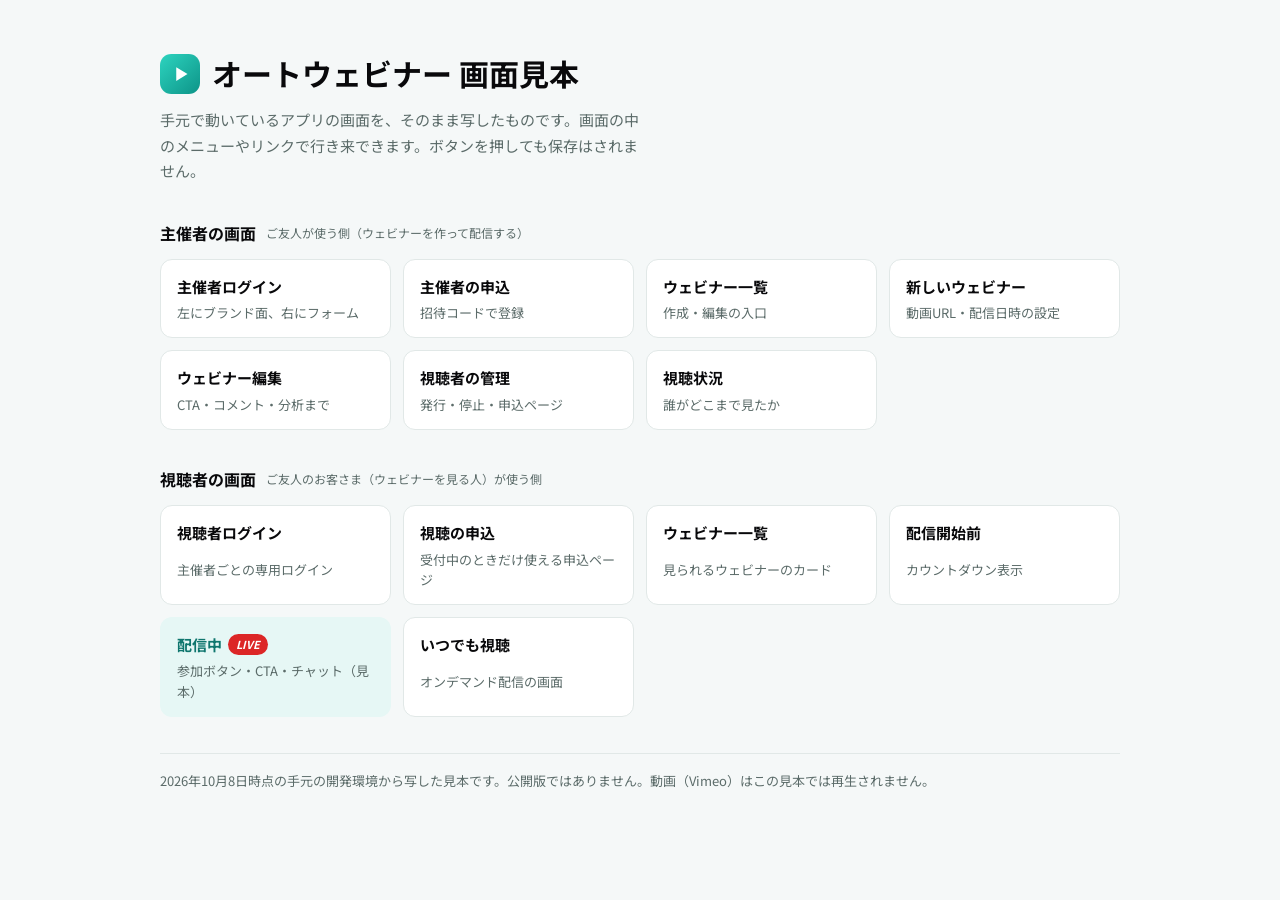
<file: index.html>
<!doctype html>
<html lang="ja">
<head>
<meta charset="utf-8">
<meta name="viewport" content="width=device-width,initial-scale=1">
<meta name="robots" content="noindex">
<title>オートウェビナー画面見本</title>
<link rel="stylesheet" href="https://fonts.googleapis.com/css2?family=Noto+Sans+JP:wght@400;500;700&display=swap">
<style>
/* layout: 役割ごとの3グループに画面カードを並べる入口ページ（アプリと同じティール配色） */
:root{
  --bg:#f5f8f8; --surface:#ffffff; --ink:#09090b; --muted:#5b6b69; --line:#e1e8e7;
  --teal:#0d9488; --teal-soft:#e6f7f5; --teal-strong:#0f766e; --live:#dc2626;
  --sans:"Noto Sans JP","Hiragino Sans","Yu Gothic",system-ui,sans-serif;
}
@media (prefers-color-scheme:dark){:root:not([data-theme="light"]){--bg:#0d1514;--surface:#15201f;--ink:#e8f1f0;--muted:#9ab0ad;--line:#26403d;--teal-soft:#123532;--teal-strong:#5eead4;color-scheme:dark}}
:root[data-theme="dark"]{--bg:#0d1514;--surface:#15201f;--ink:#e8f1f0;--muted:#9ab0ad;--line:#26403d;--teal-soft:#123532;--teal-strong:#5eead4;color-scheme:dark}
body{background:var(--bg);color:var(--ink);font-family:var(--sans);font-size:15px;line-height:1.7}
.wrap{max-width:960px;margin:0 auto;padding-inline:20px;padding-block:40px 64px;display:grid;gap:36px}
.brand{display:flex;align-items:center;gap:12px}
.brand svg{width:40px;height:40px;flex:none}
h1{font-size:clamp(22px,4vw,30px);margin:0;text-wrap:balance}
.lead{color:var(--muted);margin:8px 0 0;max-width:60ch}
h2{font-size:16px;margin:0 0 12px;display:flex;align-items:center;gap:10px}
h2 small{font-size:12px;font-weight:400;color:var(--muted)}
.grid{display:grid;grid-template-columns:repeat(auto-fill,minmax(200px,1fr));gap:12px}
a.card{display:grid;gap:4px;padding:14px 16px;background:var(--surface);border:1px solid var(--line);border-radius:12px;color:inherit;text-decoration:none;transition:border-color .15s,transform .15s}
a.card:hover,a.card:focus-visible{border-color:var(--teal);transform:translateY(-1px);outline:none}
a.card b{font-size:15px;font-weight:700}
a.card span{font-size:13px;color:var(--muted);line-height:1.55}
a.card.hl{background:var(--teal-soft);border-color:transparent}
a.card.hl b{color:var(--teal-strong)}
.pill{display:inline-block;font-size:11px;font-weight:700;color:#fff;background:var(--live);border-radius:99px;padding:1px 8px;margin-left:6px;vertical-align:2px}
.note{font-size:13px;color:var(--muted);border-top:1px solid var(--line);padding-top:16px;margin:0}
@media (prefers-reduced-motion:reduce){a.card{transition:none}}
</style>
</head>
<body>

<div class="wrap">
  <header>
    <div class="brand">
      <svg viewBox="0 0 32 32" aria-hidden="true"><defs><linearGradient id="g" x1="0" y1="0" x2="1" y2="1"><stop offset="0" stop-color="#2dd4bf"/><stop offset="1" stop-color="#0d9488"/></linearGradient></defs><rect width="32" height="32" rx="9" fill="url(#g)"/><path d="M13 10.5v11l9-5.5z" fill="#fff"/></svg>
      <h1>オートウェビナー 画面見本</h1>
    </div>
    <p class="lead">手元で動いているアプリの画面を、そのまま写したものです。画面の中のメニューやリンクで行き来できます。ボタンを押しても保存はされません。</p>
  </header>

  <section>
    <h2>主催者の画面 <small>ご友人が使う側（ウェビナーを作って配信する）</small></h2>
    <div class="grid">
      <a class="card" href="login.html"><b>主催者ログイン</b><span>左にブランド面、右にフォーム</span></a>
      <a class="card" href="signup-host.html"><b>主催者の申込</b><span>招待コードで登録</span></a>
      <a class="card" href="host.html"><b>ウェビナー一覧</b><span>作成・編集の入口</span></a>
      <a class="card" href="host-new.html"><b>新しいウェビナー</b><span>動画URL・配信日時の設定</span></a>
      <a class="card" href="host-edit.html"><b>ウェビナー編集</b><span>CTA・コメント・分析まで</span></a>
      <a class="card" href="host-viewers.html"><b>視聴者の管理</b><span>発行・停止・申込ページ</span></a>
      <a class="card" href="host-progress.html"><b>視聴状況</b><span>誰がどこまで見たか</span></a>
    </div>
  </section>

  <section>
    <h2>視聴者の画面 <small>ご友人のお客さま（ウェビナーを見る人）が使う側</small></h2>
    <div class="grid">
      <a class="card" href="viewer-login.html"><b>視聴者ログイン</b><span>主催者ごとの専用ログイン</span></a>
      <a class="card" href="viewer-signup.html"><b>視聴の申込</b><span>受付中のときだけ使える申込ページ</span></a>
      <a class="card" href="w.html"><b>ウェビナー一覧</b><span>見られるウェビナーのカード</span></a>
      <a class="card" href="watch-before.html"><b>配信開始前</b><span>カウントダウン表示</span></a>
      <a class="card hl" href="watch-live.html"><b>配信中<em class="pill">LIVE</em></b><span>参加ボタン・CTA・チャット（見本）</span></a>
      <a class="card" href="watch-ondemand.html"><b>いつでも視聴</b><span>オンデマンド配信の画面</span></a>
    </div>
  </section>

  <p class="note">2026年10月8日時点の手元の開発環境から写した見本です。公開版ではありません。動画（Vimeo）はこの見本では再生されません。</p>
</div>
</body>
</html>
</file>
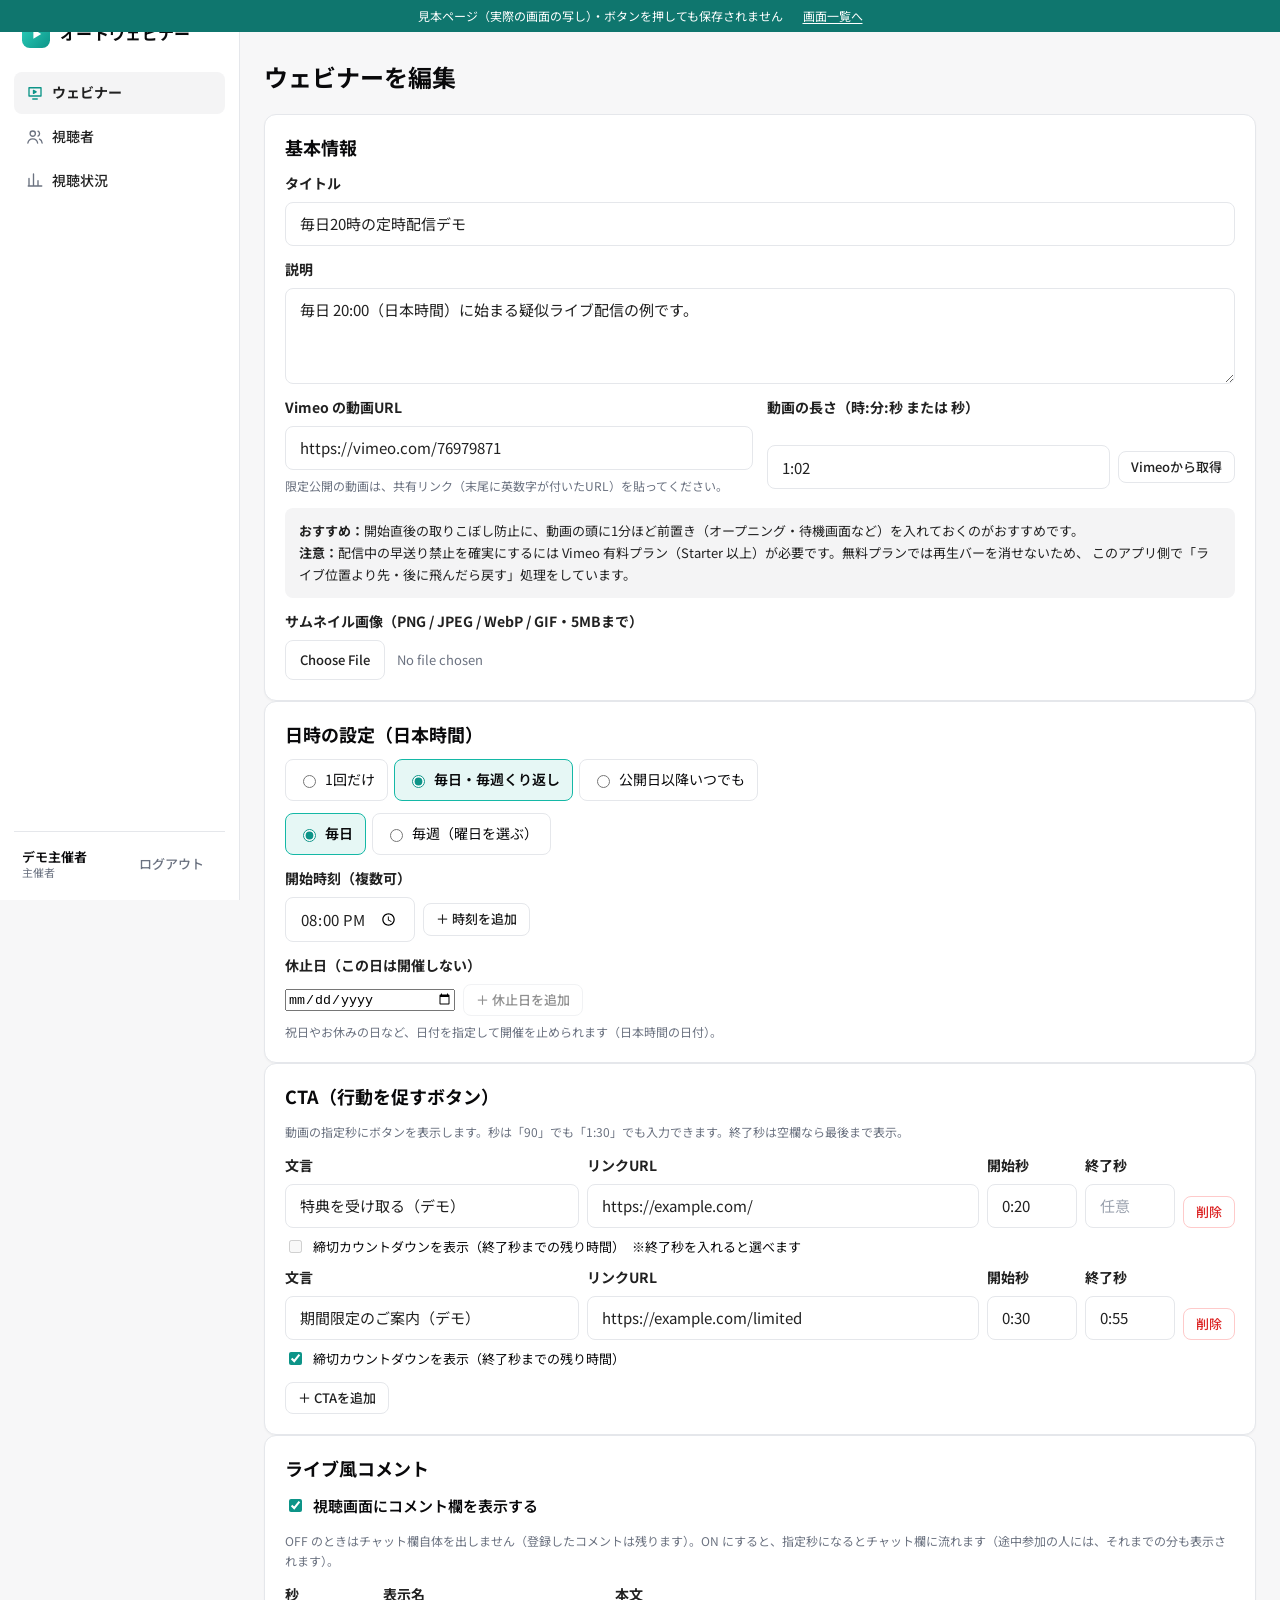
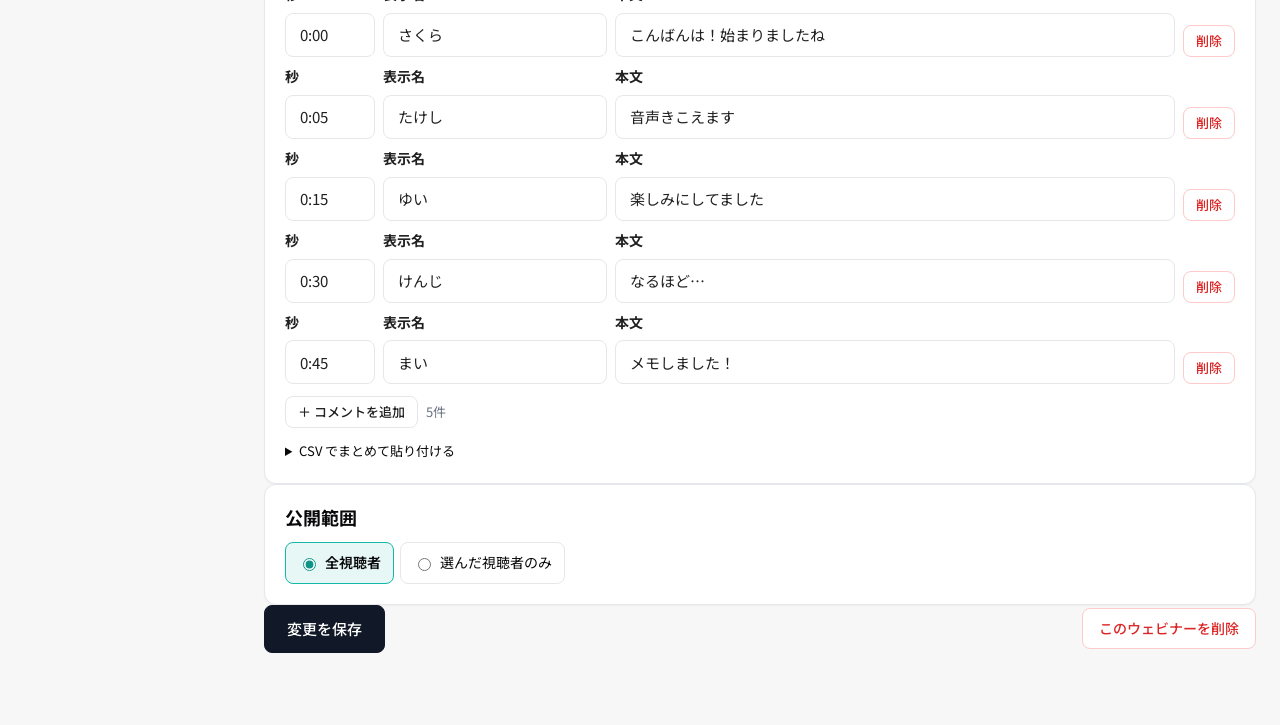
<file: host-edit.html>
<!doctype html><html lang="ja" class="noto_sans_jp_4225a3a1-module__3tLAha__variable"><head><meta name="robots" content="noindex"><meta charset="utf-8"><meta name="viewport" content="width=device-width, initial-scale=1"><title>オートウェビナー</title><link rel="stylesheet" href="https://fonts.googleapis.com/css2?family=Noto+Sans+JP:wght@400;500;700&display=swap"><link rel="stylesheet" href="app.css"><style>.aw-demo-bar{position:sticky;top:0;z-index:100;background:#0f766e;color:#fff;font-size:12px;padding:6px 16px;text-align:center}.aw-demo-bar a{color:#fff;text-decoration:underline;margin-left:8px}.site-header.side{top:0}</style></head><body><div class="aw-demo-bar">見本ページ（実際の画面の写し）・ボタンを押しても保存されません　<a href="index.html">画面一覧へ</a></div><div hidden=""><!--$--><!--/$--></div><header class="site-header side"><div class="inner"><a class="brand" href="index.html"><svg class="brand-mark" viewBox="0 0 32 32" width="28" height="28" aria-hidden="true"><defs><linearGradient id="bm-g" x1="0" y1="0" x2="1" y2="1"><stop offset="0" stop-color="#2dd4bf"></stop><stop offset="1" stop-color="#0d9488"></stop></linearGradient></defs><rect width="32" height="32" rx="9" fill="url(#bm-g)"></rect><path d="M13 10.5v11l9-5.5z" fill="#fff"></path></svg><span>オートウェビナー</span></a><nav class="nav"><a aria-current="page" href="host.html"><svg viewBox="0 0 24 24" width="18" height="18" fill="none" stroke="currentColor" stroke-width="1.8" stroke-linecap="round" stroke-linejoin="round" aria-hidden="true"><path d="M4 5h16v11H4zM9 20h6M10 8.5v4l3.5-2z"></path></svg><span>ウェビナー</span></a><a href="host-viewers.html"><svg viewBox="0 0 24 24" width="18" height="18" fill="none" stroke="currentColor" stroke-width="1.8" stroke-linecap="round" stroke-linejoin="round" aria-hidden="true"><path d="M9 11a3.5 3.5 0 1 0 0-7 3.5 3.5 0 0 0 0 7zM2.5 20c.6-3.4 3.3-5.5 6.5-5.5s5.9 2.1 6.5 5.5M16 4.3a3.5 3.5 0 0 1 0 6.4M18 14.8c1.9.7 3.2 2.5 3.5 5.2"></path></svg><span>視聴者</span></a><a href="host-progress.html"><svg viewBox="0 0 24 24" width="18" height="18" fill="none" stroke="currentColor" stroke-width="1.8" stroke-linecap="round" stroke-linejoin="round" aria-hidden="true"><path d="M4 20V10M10 20V4M16 20v-7M21 20H3"></path></svg><span>視聴状況</span></a></nav><div class="me"><span class="who"><b>デモ主催者</b><span>主催者</span></span><form><input type="hidden" name="$ACTION_ID_00539e3540f0777f8a82663e970cc63e14f7f0e06c"/><button class="btn btn-sm btn-ghost" type="submit">ログアウト</button></form></div></div></header><main class="wrap stack"><h1>ウェビナーを編集</h1><form><input type="hidden" name="$ACTION_REF_2"/><input type="hidden" name="$ACTION_2:0" value="{&quot;id&quot;:&quot;60444c9b2e840a70b3d09d69d1c1a22d2c214becf8&quot;,&quot;bound&quot;:&quot;$@1&quot;}"/><input type="hidden" name="$ACTION_2:1" value="[null]"/><input type="hidden" name="$ACTION_KEY" value="k87c119bbf12686f444ce04ccaead458e"/><input type="hidden" name="payload" value="{&quot;title&quot;:&quot;毎日20時の定時配信デモ&quot;,&quot;description&quot;:&quot;毎日 20:00（日本時間）に始まる疑似ライブ配信の例です。&quot;,&quot;vimeoUrl&quot;:&quot;https://vimeo.com/76979871&quot;,&quot;durationSec&quot;:62,&quot;schedule&quot;:{&quot;type&quot;:&quot;recurring&quot;,&quot;freq&quot;:&quot;daily&quot;,&quot;days&quot;:[],&quot;times&quot;:[&quot;20:00&quot;],&quot;skipDates&quot;:[]},&quot;visibility&quot;:&quot;all&quot;,&quot;viewerIds&quot;:[],&quot;ctas&quot;:[{&quot;label&quot;:&quot;特典を受け取る（デモ）&quot;,&quot;url&quot;:&quot;https://example.com/&quot;,&quot;startSec&quot;:20,&quot;endSec&quot;:null,&quot;showDeadline&quot;:false},{&quot;label&quot;:&quot;期間限定のご案内（デモ）&quot;,&quot;url&quot;:&quot;https://example.com/limited&quot;,&quot;startSec&quot;:30,&quot;endSec&quot;:55,&quot;showDeadline&quot;:true}],&quot;comments&quot;:[{&quot;atSec&quot;:0,&quot;name&quot;:&quot;さくら&quot;,&quot;body&quot;:&quot;こんばんは！始まりましたね&quot;},{&quot;atSec&quot;:5,&quot;name&quot;:&quot;たけし&quot;,&quot;body&quot;:&quot;音声きこえます&quot;},{&quot;atSec&quot;:15,&quot;name&quot;:&quot;ゆい&quot;,&quot;body&quot;:&quot;楽しみにしてました&quot;},{&quot;atSec&quot;:30,&quot;name&quot;:&quot;けんじ&quot;,&quot;body&quot;:&quot;なるほど…&quot;},{&quot;atSec&quot;:45,&quot;name&quot;:&quot;まい&quot;,&quot;body&quot;:&quot;メモしました！&quot;}],&quot;commentsEnabled&quot;:true}"/><input type="hidden" name="id" value="bc8a20b3-8862-4fb4-b3ff-dba79bf8bb0f"/><input type="hidden" name="removeThumbnail" value="0"/><section class="card"><h2>基本情報</h2><label class="block"><span>タイトル</span><input type="text" maxLength="120" required="" value="毎日20時の定時配信デモ"/></label><label class="block"><span>説明</span><textarea maxLength="5000">毎日 20:00（日本時間）に始まる疑似ライブ配信の例です。</textarea></label><div class="grid-2"><label class="block"><span>Vimeo の動画URL</span><input type="url" placeholder="https://vimeo.com/123456789" required="" value="https://vimeo.com/76979871"/><span class="hint">限定公開の動画は、共有リンク（末尾に英数字が付いたURL）を貼ってください。</span></label><label class="block"><span>動画の長さ（時:分:秒 または 秒）</span><div class="row" style="flex-wrap:nowrap"><input type="text" placeholder="例 45:30" inputMode="numeric" value="1:02"/><button type="button" class="btn btn-sm">Vimeoから取得</button></div></label></div><div class="notice" data-testid="video-tips"><p class="small"><b>おすすめ：</b>開始直後の取りこぼし防止に、動画の頭に1分ほど前置き（オープニング・待機画面など）を入れておくのがおすすめです。</p><p class="small"><b>注意：</b>配信中の早送り禁止を確実にするには Vimeo 有料プラン（Starter 以上）が必要です。無料プランでは再生バーを消せないため、 このアプリ側で「ライブ位置より先・後に飛んだら戻す」処理をしています。</p></div><div class="block"><span>サムネイル画像（PNG / JPEG / WebP / GIF・5MBまで）</span><input type="file" accept="image/png,image/jpeg,image/webp,image/gif" name="thumbnail"/></div></section><section class="card"><h2>日時の設定（日本時間）</h2><div class="seg" role="radiogroup"><label><input type="radio" name="_type"/> 1回だけ</label><label><input type="radio" name="_type" checked=""/> 毎日・毎週くり返し</label><label><input type="radio" name="_type"/> 公開日以降いつでも</label></div><div class="stack" style="gap:12px"><div class="seg"><label><input type="radio" name="_freq" checked=""/> 毎日</label><label><input type="radio" name="_freq"/> 毎週（曜日を選ぶ）</label></div><div class="block"><span>開始時刻（複数可）</span><div class="row"><div class="row" style="flex-wrap:nowrap;gap:4px"><input type="time" style="width:130px" value="20:00"/></div><button type="button" class="btn btn-sm">＋ 時刻を追加</button></div></div><div class="block"><span>休止日（この日は開催しない）</span><div class="row"><input type="date" style="width:170px" data-testid="skip-input" value=""/><button type="button" class="btn btn-sm" disabled="">＋ 休止日を追加</button></div><span class="hint">祝日やお休みの日など、日付を指定して開催を止められます（日本時間の日付）。</span></div></div></section><section class="card"><h2>CTA（行動を促すボタン）</h2><p class="hint">動画の指定秒にボタンを表示します。秒は「90」でも「1:30」でも入力できます。終了秒は空欄なら最後まで表示。</p><div class="list-rows"><div class="cta-row" data-testid="cta-row"><label class="block"><span>文言</span><input type="text" placeholder="例 特典を受け取る" value="特典を受け取る（デモ）"/></label><label class="block"><span>リンクURL</span><input type="url" placeholder="https://" value="https://example.com/"/></label><label class="block"><span>開始秒</span><input type="text" placeholder="0:30" value="0:20"/></label><label class="block"><span>終了秒</span><input type="text" placeholder="任意" value=""/></label><button type="button" class="btn btn-sm btn-danger">削除</button><label class="row small cta-opt"><input type="checkbox" disabled=""/>締切カウントダウンを表示（終了秒までの残り時間）<!-- -->　※終了秒を入れると選べます</label></div><div class="cta-row" data-testid="cta-row"><label class="block"><span>文言</span><input type="text" placeholder="例 特典を受け取る" value="期間限定のご案内（デモ）"/></label><label class="block"><span>リンクURL</span><input type="url" placeholder="https://" value="https://example.com/limited"/></label><label class="block"><span>開始秒</span><input type="text" placeholder="0:30" value="0:30"/></label><label class="block"><span>終了秒</span><input type="text" placeholder="任意" value="0:55"/></label><button type="button" class="btn btn-sm btn-danger">削除</button><label class="row small cta-opt"><input type="checkbox" checked=""/>締切カウントダウンを表示（終了秒までの残り時間）</label></div></div><button type="button" class="btn btn-sm">＋ CTAを追加</button></section><section class="card"><h2>ライブ風コメント</h2><label class="row" style="font-weight:600"><input type="checkbox" data-testid="comments-enabled" checked=""/>視聴画面にコメント欄を表示する</label><p class="hint">OFF のときはチャット欄自体を出しません（登録したコメントは残ります）。ON にすると、指定秒になるとチャット欄に流れます（途中参加の人には、それまでの分も表示されます）。</p><div class="list-rows"><div class="cm-row" data-testid="comment-row"><label class="block"><span>秒</span><input type="text" value="0:00"/></label><label class="block"><span>表示名</span><input type="text" value="さくら"/></label><label class="block"><span>本文</span><input type="text" value="こんばんは！始まりましたね"/></label><button type="button" class="btn btn-sm btn-danger">削除</button></div><div class="cm-row" data-testid="comment-row"><label class="block"><span>秒</span><input type="text" value="0:05"/></label><label class="block"><span>表示名</span><input type="text" value="たけし"/></label><label class="block"><span>本文</span><input type="text" value="音声きこえます"/></label><button type="button" class="btn btn-sm btn-danger">削除</button></div><div class="cm-row" data-testid="comment-row"><label class="block"><span>秒</span><input type="text" value="0:15"/></label><label class="block"><span>表示名</span><input type="text" value="ゆい"/></label><label class="block"><span>本文</span><input type="text" value="楽しみにしてました"/></label><button type="button" class="btn btn-sm btn-danger">削除</button></div><div class="cm-row" data-testid="comment-row"><label class="block"><span>秒</span><input type="text" value="0:30"/></label><label class="block"><span>表示名</span><input type="text" value="けんじ"/></label><label class="block"><span>本文</span><input type="text" value="なるほど…"/></label><button type="button" class="btn btn-sm btn-danger">削除</button></div><div class="cm-row" data-testid="comment-row"><label class="block"><span>秒</span><input type="text" value="0:45"/></label><label class="block"><span>表示名</span><input type="text" value="まい"/></label><label class="block"><span>本文</span><input type="text" value="メモしました！"/></label><button type="button" class="btn btn-sm btn-danger">削除</button></div></div><div class="row"><button type="button" class="btn btn-sm">＋ コメントを追加</button><span class="small muted">5<!-- -->件</span></div><details><summary class="small">CSV でまとめて貼り付ける</summary><div class="stack" style="gap:8px;margin-top:8px"><p class="hint">1行に1件、「秒,表示名,本文」の順。スプレッドシートからのコピー（タブ区切り）もそのまま貼れます。例：<code>15,さくら,こんばんは！</code></p><textarea placeholder="15,さくら,こんばんは！
1:05,たけし,音声きこえます" data-testid="csv"></textarea><div class="row"><button type="button" class="btn btn-sm" disabled="">追加で取り込む</button><button type="button" class="btn btn-sm" disabled="">今の一覧を置き換える</button></div></div></details></section><section class="card"><h2>公開範囲</h2><div class="seg"><label><input type="radio" name="_vis" checked=""/> 全視聴者</label><label><input type="radio" name="_vis"/> 選んだ視聴者のみ</label></div></section><div class="spread"><button type="submit" class="btn btn-primary btn-lg">変更を保存</button><button type="button" class="btn btn-danger">このウェビナーを削除</button></div></form></main><!--$--><!--/$--><script>document.addEventListener("submit",function(e){e.preventDefault();var b=e.target.querySelector("[type=submit]");if(b){var t=b.textContent;b.textContent="見本のため保存されません";setTimeout(function(){b.textContent=t},1600)}},true);</script></body></html>
</file>
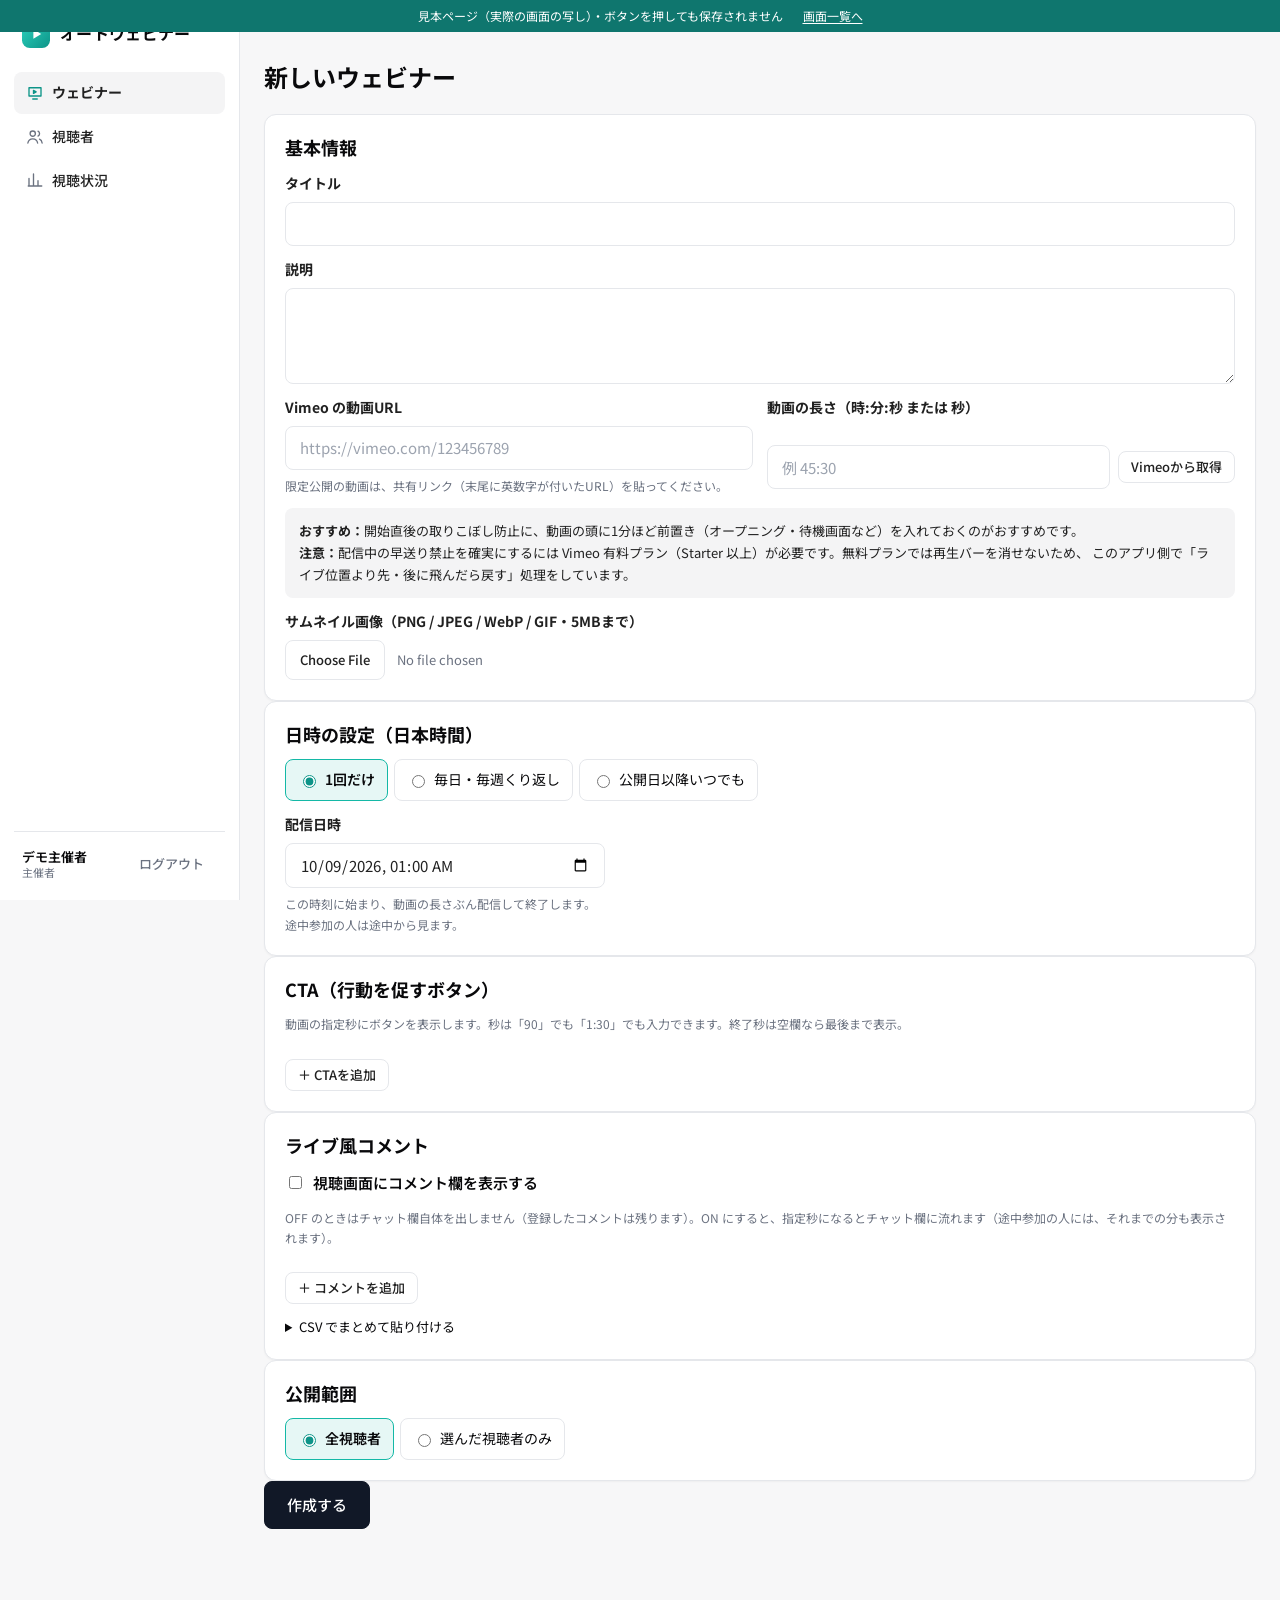
<file: host-new.html>
<!doctype html><html lang="ja" class="noto_sans_jp_4225a3a1-module__3tLAha__variable"><head><meta name="robots" content="noindex"><meta charset="utf-8"><meta name="viewport" content="width=device-width, initial-scale=1"><title>オートウェビナー</title><link rel="stylesheet" href="https://fonts.googleapis.com/css2?family=Noto+Sans+JP:wght@400;500;700&display=swap"><link rel="stylesheet" href="app.css"><style>.aw-demo-bar{position:sticky;top:0;z-index:100;background:#0f766e;color:#fff;font-size:12px;padding:6px 16px;text-align:center}.aw-demo-bar a{color:#fff;text-decoration:underline;margin-left:8px}.site-header.side{top:0}</style></head><body><div class="aw-demo-bar">見本ページ（実際の画面の写し）・ボタンを押しても保存されません　<a href="index.html">画面一覧へ</a></div><div hidden=""><!--$--><!--/$--></div><header class="site-header side"><div class="inner"><a class="brand" href="index.html"><svg class="brand-mark" viewBox="0 0 32 32" width="28" height="28" aria-hidden="true"><defs><linearGradient id="bm-g" x1="0" y1="0" x2="1" y2="1"><stop offset="0" stop-color="#2dd4bf"></stop><stop offset="1" stop-color="#0d9488"></stop></linearGradient></defs><rect width="32" height="32" rx="9" fill="url(#bm-g)"></rect><path d="M13 10.5v11l9-5.5z" fill="#fff"></path></svg><span>オートウェビナー</span></a><nav class="nav"><a aria-current="page" href="host.html"><svg viewBox="0 0 24 24" width="18" height="18" fill="none" stroke="currentColor" stroke-width="1.8" stroke-linecap="round" stroke-linejoin="round" aria-hidden="true"><path d="M4 5h16v11H4zM9 20h6M10 8.5v4l3.5-2z"></path></svg><span>ウェビナー</span></a><a href="host-viewers.html"><svg viewBox="0 0 24 24" width="18" height="18" fill="none" stroke="currentColor" stroke-width="1.8" stroke-linecap="round" stroke-linejoin="round" aria-hidden="true"><path d="M9 11a3.5 3.5 0 1 0 0-7 3.5 3.5 0 0 0 0 7zM2.5 20c.6-3.4 3.3-5.5 6.5-5.5s5.9 2.1 6.5 5.5M16 4.3a3.5 3.5 0 0 1 0 6.4M18 14.8c1.9.7 3.2 2.5 3.5 5.2"></path></svg><span>視聴者</span></a><a href="host-progress.html"><svg viewBox="0 0 24 24" width="18" height="18" fill="none" stroke="currentColor" stroke-width="1.8" stroke-linecap="round" stroke-linejoin="round" aria-hidden="true"><path d="M4 20V10M10 20V4M16 20v-7M21 20H3"></path></svg><span>視聴状況</span></a></nav><div class="me"><span class="who"><b>デモ主催者</b><span>主催者</span></span><form><input type="hidden" name="$ACTION_ID_00539e3540f0777f8a82663e970cc63e14f7f0e06c"/><button class="btn btn-sm btn-ghost" type="submit">ログアウト</button></form></div></div></header><main class="wrap stack"><h1>新しいウェビナー</h1><form><input type="hidden" name="$ACTION_REF_2"/><input type="hidden" name="$ACTION_2:0" value="{&quot;id&quot;:&quot;60444c9b2e840a70b3d09d69d1c1a22d2c214becf8&quot;,&quot;bound&quot;:&quot;$@1&quot;}"/><input type="hidden" name="$ACTION_2:1" value="[null]"/><input type="hidden" name="$ACTION_KEY" value="k6f4794cfade6a9011f0014f614afd5b6"/><input type="hidden" name="payload" value="{&quot;title&quot;:&quot;&quot;,&quot;description&quot;:&quot;&quot;,&quot;vimeoUrl&quot;:&quot;&quot;,&quot;durationSec&quot;:&quot;&quot;,&quot;schedule&quot;:{&quot;type&quot;:&quot;once&quot;,&quot;startAt&quot;:1791475200000},&quot;visibility&quot;:&quot;all&quot;,&quot;viewerIds&quot;:[],&quot;ctas&quot;:[],&quot;comments&quot;:[],&quot;commentsEnabled&quot;:false}"/><input type="hidden" name="removeThumbnail" value="0"/><section class="card"><h2>基本情報</h2><label class="block"><span>タイトル</span><input type="text" maxLength="120" required="" value=""/></label><label class="block"><span>説明</span><textarea maxLength="5000"></textarea></label><div class="grid-2"><label class="block"><span>Vimeo の動画URL</span><input type="url" placeholder="https://vimeo.com/123456789" required="" value=""/><span class="hint">限定公開の動画は、共有リンク（末尾に英数字が付いたURL）を貼ってください。</span></label><label class="block"><span>動画の長さ（時:分:秒 または 秒）</span><div class="row" style="flex-wrap:nowrap"><input type="text" placeholder="例 45:30" inputMode="numeric" value=""/><button type="button" class="btn btn-sm">Vimeoから取得</button></div></label></div><div class="notice" data-testid="video-tips"><p class="small"><b>おすすめ：</b>開始直後の取りこぼし防止に、動画の頭に1分ほど前置き（オープニング・待機画面など）を入れておくのがおすすめです。</p><p class="small"><b>注意：</b>配信中の早送り禁止を確実にするには Vimeo 有料プラン（Starter 以上）が必要です。無料プランでは再生バーを消せないため、 このアプリ側で「ライブ位置より先・後に飛んだら戻す」処理をしています。</p></div><div class="block"><span>サムネイル画像（PNG / JPEG / WebP / GIF・5MBまで）</span><input type="file" accept="image/png,image/jpeg,image/webp,image/gif" name="thumbnail"/></div></section><section class="card"><h2>日時の設定（日本時間）</h2><div class="seg" role="radiogroup"><label><input type="radio" name="_type" checked=""/> 1回だけ</label><label><input type="radio" name="_type"/> 毎日・毎週くり返し</label><label><input type="radio" name="_type"/> 公開日以降いつでも</label></div><label class="block" style="max-width:320px"><span>配信日時</span><input type="datetime-local" value="2026-10-09T01:00"/><span class="hint">この時刻に始まり、動画の長さぶん配信して終了します。途中参加の人は途中から見ます。</span></label></section><section class="card"><h2>CTA（行動を促すボタン）</h2><p class="hint">動画の指定秒にボタンを表示します。秒は「90」でも「1:30」でも入力できます。終了秒は空欄なら最後まで表示。</p><div class="list-rows"></div><button type="button" class="btn btn-sm">＋ CTAを追加</button></section><section class="card"><h2>ライブ風コメント</h2><label class="row" style="font-weight:600"><input type="checkbox" data-testid="comments-enabled"/>視聴画面にコメント欄を表示する</label><p class="hint">OFF のときはチャット欄自体を出しません（登録したコメントは残ります）。ON にすると、指定秒になるとチャット欄に流れます（途中参加の人には、それまでの分も表示されます）。</p><div class="list-rows"></div><div class="row"><button type="button" class="btn btn-sm">＋ コメントを追加</button></div><details><summary class="small">CSV でまとめて貼り付ける</summary><div class="stack" style="gap:8px;margin-top:8px"><p class="hint">1行に1件、「秒,表示名,本文」の順。スプレッドシートからのコピー（タブ区切り）もそのまま貼れます。例：<code>15,さくら,こんばんは！</code></p><textarea placeholder="15,さくら,こんばんは！
1:05,たけし,音声きこえます" data-testid="csv"></textarea><div class="row"><button type="button" class="btn btn-sm" disabled="">追加で取り込む</button><button type="button" class="btn btn-sm" disabled="">今の一覧を置き換える</button></div></div></details></section><section class="card"><h2>公開範囲</h2><div class="seg"><label><input type="radio" name="_vis" checked=""/> 全視聴者</label><label><input type="radio" name="_vis"/> 選んだ視聴者のみ</label></div></section><div class="spread"><button type="submit" class="btn btn-primary btn-lg">作成する</button></div></form></main><!--$--><!--/$--><script>document.addEventListener("submit",function(e){e.preventDefault();var b=e.target.querySelector("[type=submit]");if(b){var t=b.textContent;b.textContent="見本のため保存されません";setTimeout(function(){b.textContent=t},1600)}},true);</script></body></html>
</file>
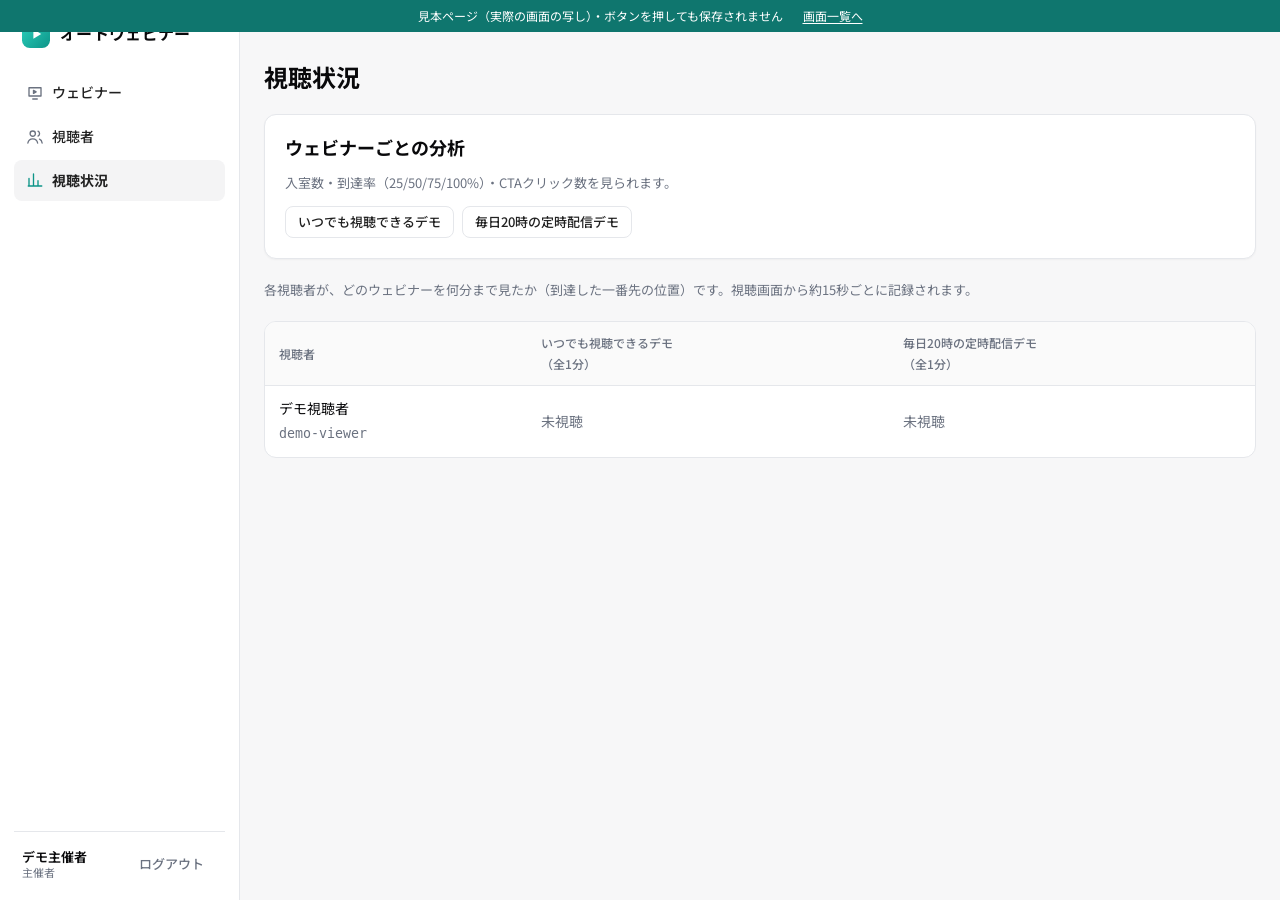
<file: host-progress.html>
<!doctype html><html lang="ja" class="noto_sans_jp_4225a3a1-module__3tLAha__variable"><head><meta name="robots" content="noindex"><meta charset="utf-8"><meta name="viewport" content="width=device-width, initial-scale=1"><title>オートウェビナー</title><link rel="stylesheet" href="https://fonts.googleapis.com/css2?family=Noto+Sans+JP:wght@400;500;700&display=swap"><link rel="stylesheet" href="app.css"><style>.aw-demo-bar{position:sticky;top:0;z-index:100;background:#0f766e;color:#fff;font-size:12px;padding:6px 16px;text-align:center}.aw-demo-bar a{color:#fff;text-decoration:underline;margin-left:8px}.site-header.side{top:0}</style></head><body><div class="aw-demo-bar">見本ページ（実際の画面の写し）・ボタンを押しても保存されません　<a href="index.html">画面一覧へ</a></div><div hidden=""><!--$--><!--/$--></div><header class="site-header side"><div class="inner"><a class="brand" href="index.html"><svg class="brand-mark" viewBox="0 0 32 32" width="28" height="28" aria-hidden="true"><defs><linearGradient id="bm-g" x1="0" y1="0" x2="1" y2="1"><stop offset="0" stop-color="#2dd4bf"></stop><stop offset="1" stop-color="#0d9488"></stop></linearGradient></defs><rect width="32" height="32" rx="9" fill="url(#bm-g)"></rect><path d="M13 10.5v11l9-5.5z" fill="#fff"></path></svg><span>オートウェビナー</span></a><nav class="nav"><a href="host.html"><svg viewBox="0 0 24 24" width="18" height="18" fill="none" stroke="currentColor" stroke-width="1.8" stroke-linecap="round" stroke-linejoin="round" aria-hidden="true"><path d="M4 5h16v11H4zM9 20h6M10 8.5v4l3.5-2z"></path></svg><span>ウェビナー</span></a><a href="host-viewers.html"><svg viewBox="0 0 24 24" width="18" height="18" fill="none" stroke="currentColor" stroke-width="1.8" stroke-linecap="round" stroke-linejoin="round" aria-hidden="true"><path d="M9 11a3.5 3.5 0 1 0 0-7 3.5 3.5 0 0 0 0 7zM2.5 20c.6-3.4 3.3-5.5 6.5-5.5s5.9 2.1 6.5 5.5M16 4.3a3.5 3.5 0 0 1 0 6.4M18 14.8c1.9.7 3.2 2.5 3.5 5.2"></path></svg><span>視聴者</span></a><a aria-current="page" href="host-progress.html"><svg viewBox="0 0 24 24" width="18" height="18" fill="none" stroke="currentColor" stroke-width="1.8" stroke-linecap="round" stroke-linejoin="round" aria-hidden="true"><path d="M4 20V10M10 20V4M16 20v-7M21 20H3"></path></svg><span>視聴状況</span></a></nav><div class="me"><span class="who"><b>デモ主催者</b><span>主催者</span></span><form><input type="hidden" name="$ACTION_ID_00539e3540f0777f8a82663e970cc63e14f7f0e06c"/><button class="btn btn-sm btn-ghost" type="submit">ログアウト</button></form></div></div></header><main class="wrap stack"><h1>視聴状況</h1><div class="card"><h2>ウェビナーごとの分析</h2><p class="small muted">入室数・到達率（25/50/75/100%）・CTAクリック数を見られます。</p><div class="row" data-testid="stats-links"><a class="btn btn-sm" href="#">いつでも視聴できるデモ</a><a class="btn btn-sm" href="#">毎日20時の定時配信デモ</a></div></div><p class="small muted">各視聴者が、どのウェビナーを何分まで見たか（到達した一番先の位置）です。視聴画面から約15秒ごとに記録されます。</p><div class="table-wrap"><table data-testid="progress-table"><thead><tr><th>視聴者</th><th style="white-space:normal;min-width:140px">いつでも視聴できるデモ<br/><span class="muted">（全<!-- -->1<!-- -->分）</span></th><th style="white-space:normal;min-width:140px">毎日20時の定時配信デモ<br/><span class="muted">（全<!-- -->1<!-- -->分）</span></th></tr></thead><tbody><tr><td class="nowrap">デモ視聴者<br/><span class="small muted mono">demo-viewer</span></td><td class="muted">未視聴</td><td class="muted">未視聴</td></tr></tbody></table></div></main><!--$--><!--/$--><script>document.addEventListener("submit",function(e){e.preventDefault();var b=e.target.querySelector("[type=submit]");if(b){var t=b.textContent;b.textContent="見本のため保存されません";setTimeout(function(){b.textContent=t},1600)}},true);</script></body></html>
</file>
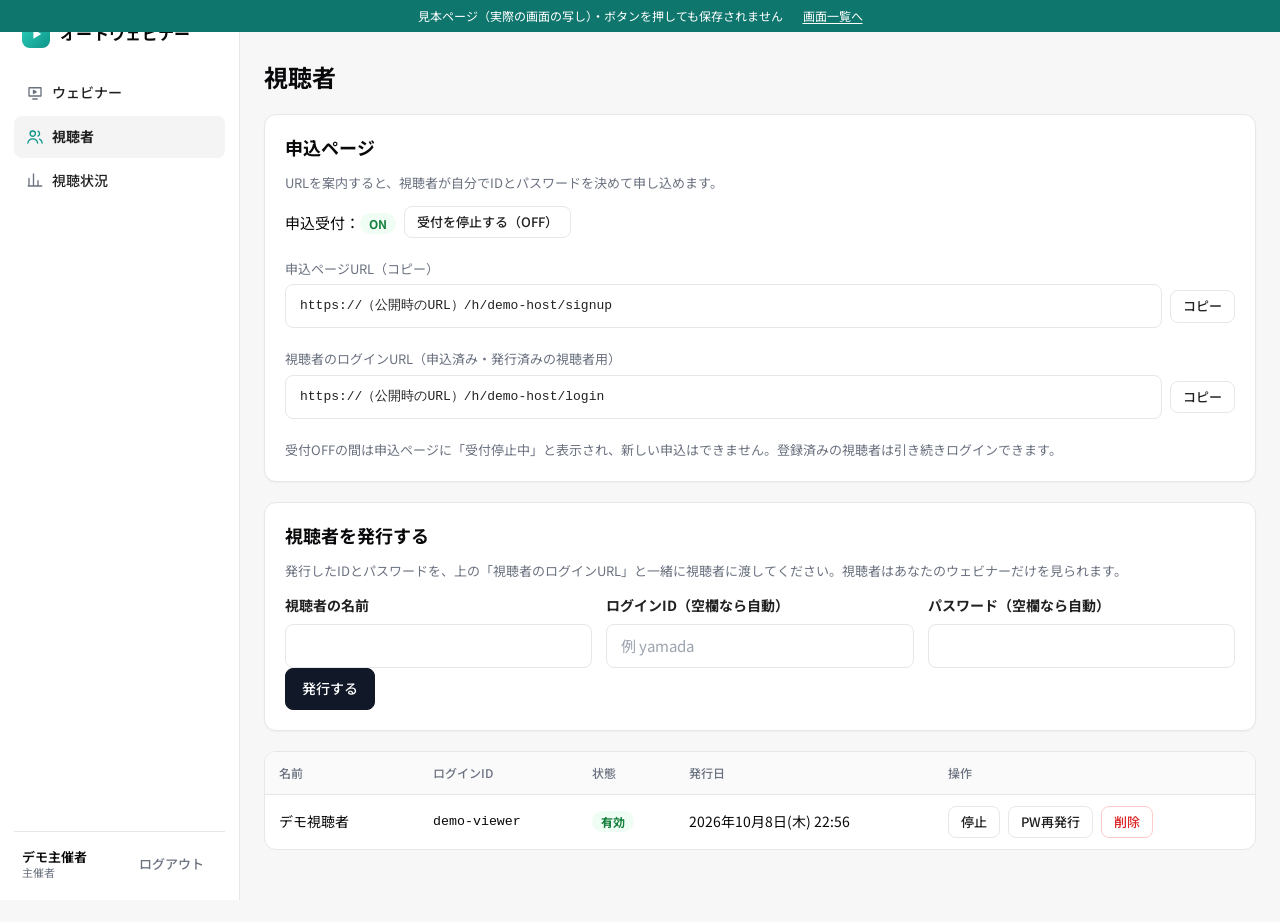
<file: host-viewers.html>
<!doctype html><html lang="ja" class="noto_sans_jp_4225a3a1-module__3tLAha__variable"><head><meta name="robots" content="noindex"><meta charset="utf-8"><meta name="viewport" content="width=device-width, initial-scale=1"><title>オートウェビナー</title><link rel="stylesheet" href="https://fonts.googleapis.com/css2?family=Noto+Sans+JP:wght@400;500;700&display=swap"><link rel="stylesheet" href="app.css"><style>.aw-demo-bar{position:sticky;top:0;z-index:100;background:#0f766e;color:#fff;font-size:12px;padding:6px 16px;text-align:center}.aw-demo-bar a{color:#fff;text-decoration:underline;margin-left:8px}.site-header.side{top:0}</style></head><body><div class="aw-demo-bar">見本ページ（実際の画面の写し）・ボタンを押しても保存されません　<a href="index.html">画面一覧へ</a></div><div hidden=""><!--$--><!--/$--></div><header class="site-header side"><div class="inner"><a class="brand" href="index.html"><svg class="brand-mark" viewBox="0 0 32 32" width="28" height="28" aria-hidden="true"><defs><linearGradient id="bm-g" x1="0" y1="0" x2="1" y2="1"><stop offset="0" stop-color="#2dd4bf"></stop><stop offset="1" stop-color="#0d9488"></stop></linearGradient></defs><rect width="32" height="32" rx="9" fill="url(#bm-g)"></rect><path d="M13 10.5v11l9-5.5z" fill="#fff"></path></svg><span>オートウェビナー</span></a><nav class="nav"><a href="host.html"><svg viewBox="0 0 24 24" width="18" height="18" fill="none" stroke="currentColor" stroke-width="1.8" stroke-linecap="round" stroke-linejoin="round" aria-hidden="true"><path d="M4 5h16v11H4zM9 20h6M10 8.5v4l3.5-2z"></path></svg><span>ウェビナー</span></a><a aria-current="page" href="host-viewers.html"><svg viewBox="0 0 24 24" width="18" height="18" fill="none" stroke="currentColor" stroke-width="1.8" stroke-linecap="round" stroke-linejoin="round" aria-hidden="true"><path d="M9 11a3.5 3.5 0 1 0 0-7 3.5 3.5 0 0 0 0 7zM2.5 20c.6-3.4 3.3-5.5 6.5-5.5s5.9 2.1 6.5 5.5M16 4.3a3.5 3.5 0 0 1 0 6.4M18 14.8c1.9.7 3.2 2.5 3.5 5.2"></path></svg><span>視聴者</span></a><a href="host-progress.html"><svg viewBox="0 0 24 24" width="18" height="18" fill="none" stroke="currentColor" stroke-width="1.8" stroke-linecap="round" stroke-linejoin="round" aria-hidden="true"><path d="M4 20V10M10 20V4M16 20v-7M21 20H3"></path></svg><span>視聴状況</span></a></nav><div class="me"><span class="who"><b>デモ主催者</b><span>主催者</span></span><form><input type="hidden" name="$ACTION_ID_00539e3540f0777f8a82663e970cc63e14f7f0e06c"/><button class="btn btn-sm btn-ghost" type="submit">ログアウト</button></form></div></div></header><main class="wrap stack"><h1>視聴者</h1><div class="card"><h2>申込ページ</h2><p class="small muted">URLを案内すると、視聴者が自分でIDとパスワードを決めて申し込めます。</p><div class="stack"><div class="row"><span>申込受付：<span class="badge badge-ondemand" data-testid="signup-state">ON</span></span><button class="btn btn-sm" data-testid="signup-toggle">受付を停止する（OFF）</button></div><div class="copy-field"><span class="small muted">申込ページURL（コピー）</span><div class="copy-row"><input type="text" readOnly="" data-testid="viewer-signup-url" value="https://（公開時のURL）/h/demo-host/signup"/><button type="button" class="btn btn-sm">コピー</button></div></div><div class="copy-field"><span class="small muted">視聴者のログインURL（申込済み・発行済みの視聴者用）</span><div class="copy-row"><input type="text" readOnly="" data-testid="viewer-login-url" value="https://（公開時のURL）/h/demo-host/login"/><button type="button" class="btn btn-sm">コピー</button></div></div><p class="small muted">受付OFFの間は申込ページに「受付停止中」と表示され、新しい申込はできません。登録済みの視聴者は引き続きログインできます。</p></div></div><div class="card"><h2>視聴者を発行する</h2><p class="small muted">発行したIDとパスワードを、上の「視聴者のログインURL」と一緒に視聴者に渡してください。視聴者はあなたのウェビナーだけを見られます。</p><div class="stack"><form><input type="hidden" name="$ACTION_REF_2"/><input type="hidden" name="$ACTION_2:0" value="{&quot;id&quot;:&quot;60adb7f1d0847ee8988c9e75c1c11db2848f51097a&quot;,&quot;bound&quot;:&quot;$@1&quot;}"/><input type="hidden" name="$ACTION_2:1" value="[null]"/><input type="hidden" name="$ACTION_KEY" value="k7209ac20d7d1aec34d7484da05296e2c"/><div class="grid-2"><label class="block"><span>視聴者の名前</span><input type="text" required="" maxLength="60" name="name"/></label><label class="block"><span>ログインID（空欄なら自動）</span><input type="text" autoCapitalize="none" autoCorrect="off" maxLength="32" placeholder="例 yamada" name="loginId"/></label><label class="block"><span>パスワード（空欄なら自動）</span><input type="text" autoComplete="new-password" maxLength="64" name="password"/></label></div><div><button type="submit" class="btn btn-primary">発行する</button></div></form></div></div><div class="table-wrap"><table><thead><tr><th>名前</th><th>ログインID</th><th>状態</th><th>発行日</th><th>操作</th></tr></thead><tbody><tr><td>デモ視聴者</td><td class="mono">demo-viewer</td><td><span class="badge badge-ondemand">有効</span></td><td class="nowrap">2026年10月8日(木) 22:56</td><td><div class="stack" style="gap:6px"><div class="row"><button class="btn btn-sm">停止</button><button class="btn btn-sm">PW再発行</button><button class="btn btn-sm btn-danger">削除</button></div></div></td></tr></tbody></table></div></main><!--$--><!--/$--><script>document.addEventListener("submit",function(e){e.preventDefault();var b=e.target.querySelector("[type=submit]");if(b){var t=b.textContent;b.textContent="見本のため保存されません";setTimeout(function(){b.textContent=t},1600)}},true);</script></body></html>
</file>
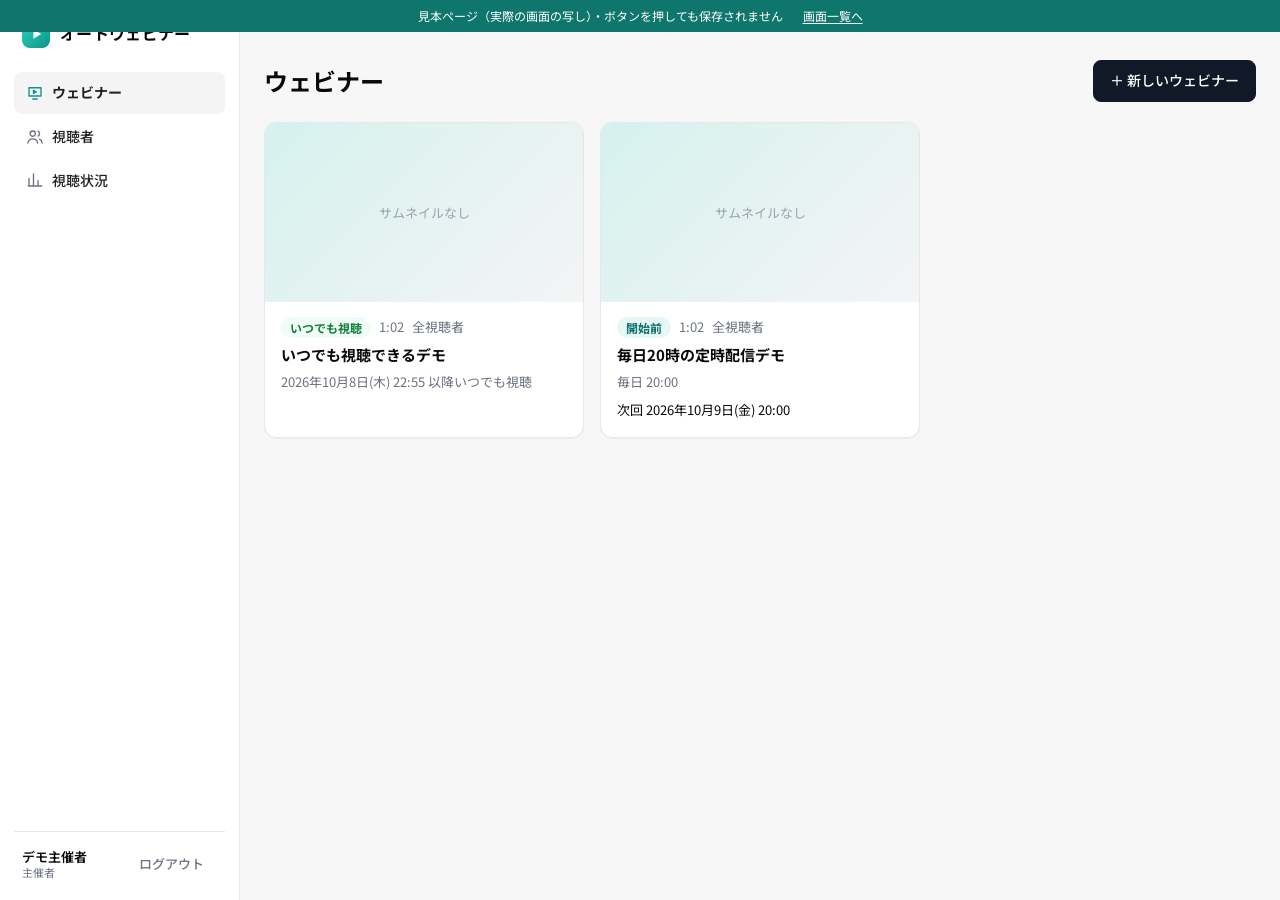
<file: host.html>
<!doctype html><html lang="ja" class="noto_sans_jp_4225a3a1-module__3tLAha__variable"><head><meta name="robots" content="noindex"><meta charset="utf-8"><meta name="viewport" content="width=device-width, initial-scale=1"><title>オートウェビナー</title><link rel="stylesheet" href="https://fonts.googleapis.com/css2?family=Noto+Sans+JP:wght@400;500;700&display=swap"><link rel="stylesheet" href="app.css"><style>.aw-demo-bar{position:sticky;top:0;z-index:100;background:#0f766e;color:#fff;font-size:12px;padding:6px 16px;text-align:center}.aw-demo-bar a{color:#fff;text-decoration:underline;margin-left:8px}.site-header.side{top:0}</style></head><body><div class="aw-demo-bar">見本ページ（実際の画面の写し）・ボタンを押しても保存されません　<a href="index.html">画面一覧へ</a></div><div hidden=""><!--$--><!--/$--></div><header class="site-header side"><div class="inner"><a class="brand" href="index.html"><svg class="brand-mark" viewBox="0 0 32 32" width="28" height="28" aria-hidden="true"><defs><linearGradient id="bm-g" x1="0" y1="0" x2="1" y2="1"><stop offset="0" stop-color="#2dd4bf"></stop><stop offset="1" stop-color="#0d9488"></stop></linearGradient></defs><rect width="32" height="32" rx="9" fill="url(#bm-g)"></rect><path d="M13 10.5v11l9-5.5z" fill="#fff"></path></svg><span>オートウェビナー</span></a><nav class="nav"><a aria-current="page" href="host.html"><svg viewBox="0 0 24 24" width="18" height="18" fill="none" stroke="currentColor" stroke-width="1.8" stroke-linecap="round" stroke-linejoin="round" aria-hidden="true"><path d="M4 5h16v11H4zM9 20h6M10 8.5v4l3.5-2z"></path></svg><span>ウェビナー</span></a><a href="host-viewers.html"><svg viewBox="0 0 24 24" width="18" height="18" fill="none" stroke="currentColor" stroke-width="1.8" stroke-linecap="round" stroke-linejoin="round" aria-hidden="true"><path d="M9 11a3.5 3.5 0 1 0 0-7 3.5 3.5 0 0 0 0 7zM2.5 20c.6-3.4 3.3-5.5 6.5-5.5s5.9 2.1 6.5 5.5M16 4.3a3.5 3.5 0 0 1 0 6.4M18 14.8c1.9.7 3.2 2.5 3.5 5.2"></path></svg><span>視聴者</span></a><a href="host-progress.html"><svg viewBox="0 0 24 24" width="18" height="18" fill="none" stroke="currentColor" stroke-width="1.8" stroke-linecap="round" stroke-linejoin="round" aria-hidden="true"><path d="M4 20V10M10 20V4M16 20v-7M21 20H3"></path></svg><span>視聴状況</span></a></nav><div class="me"><span class="who"><b>デモ主催者</b><span>主催者</span></span><form><input type="hidden" name="$ACTION_ID_00539e3540f0777f8a82663e970cc63e14f7f0e06c"/><button class="btn btn-sm btn-ghost" type="submit">ログアウト</button></form></div></div></header><main class="wrap stack"><div class="spread"><h1>ウェビナー</h1><a class="btn btn-primary" href="host-new.html">＋ 新しいウェビナー</a></div><div class="grid-cards"><a class="w-card" href="host-edit.html"><div class="thumb">サムネイルなし</div><div class="body"><div class="row"><span class="badge badge-ondemand">いつでも視聴</span><span class="small muted">1:02</span><span class="small muted">全視聴者</span></div><h3 class="title">いつでも視聴できるデモ</h3><p class="small muted">2026年10月8日(木) 22:55 以降いつでも視聴</p></div></a><a class="w-card" href="host-edit.html"><div class="thumb">サムネイルなし</div><div class="body"><div class="row"><span class="badge badge-upcoming">開始前</span><span class="small muted">1:02</span><span class="small muted">全視聴者</span></div><h3 class="title">毎日20時の定時配信デモ</h3><p class="small muted">毎日 20:00</p><p class="small">次回 <!-- -->2026年10月9日(金) 20:00</p></div></a></div></main><!--$--><!--/$--><script>document.addEventListener("submit",function(e){e.preventDefault();var b=e.target.querySelector("[type=submit]");if(b){var t=b.textContent;b.textContent="見本のため保存されません";setTimeout(function(){b.textContent=t},1600)}},true);</script></body></html>
</file>
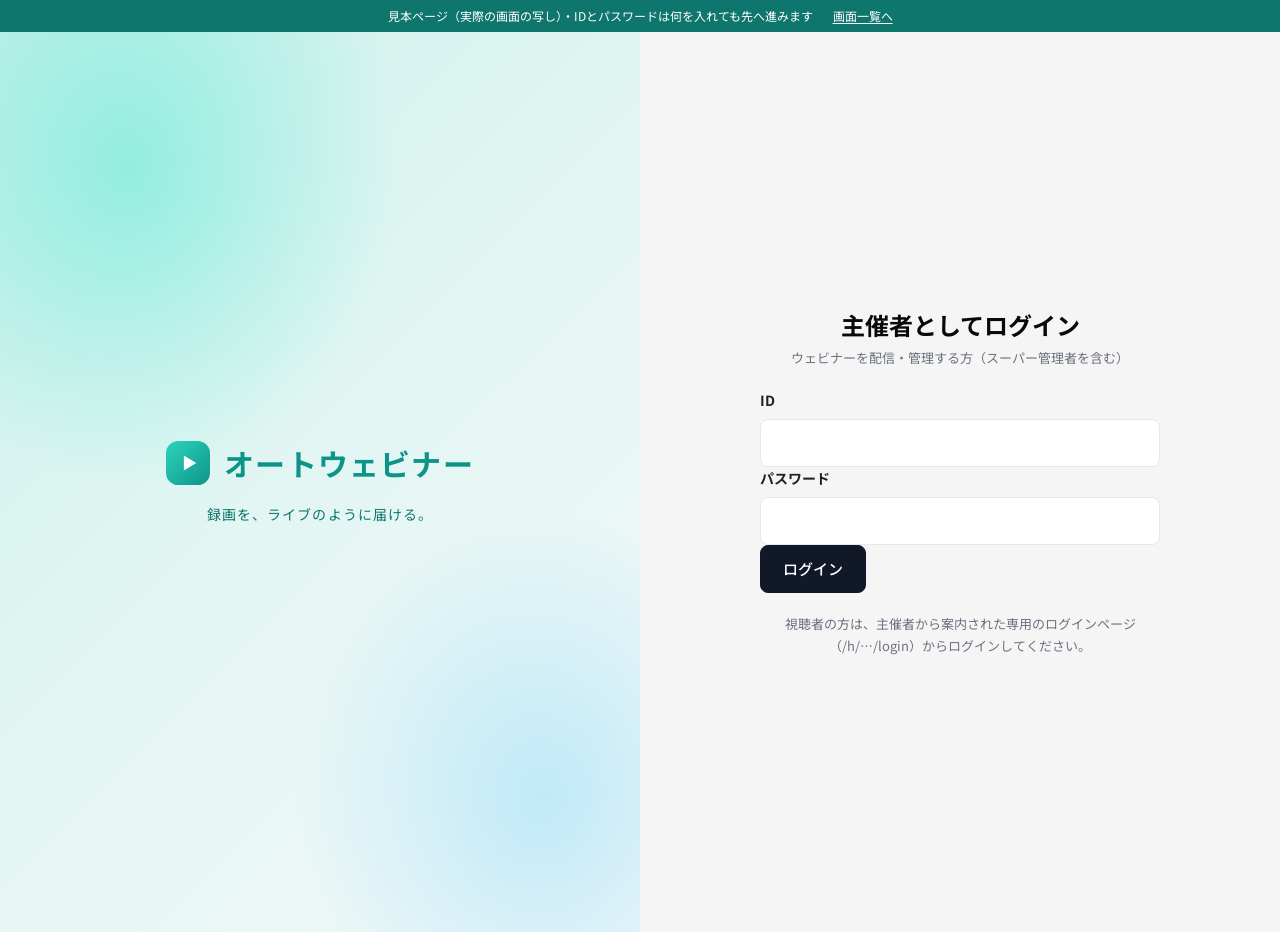
<file: login.html>
<!doctype html><html lang="ja" class="noto_sans_jp_4225a3a1-module__3tLAha__variable"><head><meta name="robots" content="noindex"><meta charset="utf-8"><meta name="viewport" content="width=device-width, initial-scale=1"><title>オートウェビナー</title><link rel="stylesheet" href="https://fonts.googleapis.com/css2?family=Noto+Sans+JP:wght@400;500;700&display=swap"><link rel="stylesheet" href="app.css"><style>.aw-demo-bar{position:sticky;top:0;z-index:100;background:#0f766e;color:#fff;font-size:12px;padding:6px 16px;text-align:center}.aw-demo-bar a{color:#fff;text-decoration:underline;margin-left:8px}.site-header.side{top:0}</style></head><body><div class="aw-demo-bar">見本ページ（実際の画面の写し）・IDとパスワードは何を入れても先へ進みます　<a href="index.html">画面一覧へ</a></div><div hidden=""><!--$--><!--/$--></div><div class="auth"><aside class="auth-brand"><div class="auth-brand-inner"><div class="auth-logo"><svg class="brand-mark" viewBox="0 0 32 32" width="44" height="44" aria-hidden="true"><defs><linearGradient id="bm-g" x1="0" y1="0" x2="1" y2="1"><stop offset="0" stop-color="#2dd4bf"></stop><stop offset="1" stop-color="#0d9488"></stop></linearGradient></defs><rect width="32" height="32" rx="9" fill="url(#bm-g)"></rect><path d="M13 10.5v11l9-5.5z" fill="#fff"></path></svg><span>オートウェビナー</span></div><p class="auth-tagline">録画を、ライブのように届ける。</p></div></aside><main class="auth-main"><div class="auth-panel"><div class="auth-head"><h1>主催者としてログイン</h1><p class="muted small">ウェビナーを配信・管理する方（スーパー管理者を含む）</p></div><form><label class="block"><span>ID</span><input type="text" autoComplete="username" autoCapitalize="none" autoCorrect="off" name="loginId" value=""/></label><label class="block"><span>パスワード</span><input type="password" autoComplete="current-password" name="password" value=""/></label><button type="submit" class="btn btn-primary btn-lg">ログイン</button></form><p class="auth-foot small muted">視聴者の方は、主催者から案内された専用のログインページ（/h/…/login）からログインしてください。</p></div></main></div><!--$--><!--/$--><script>document.addEventListener("submit",function(e){e.preventDefault();location.href="host.html"},true);</script></body></html>
</file>
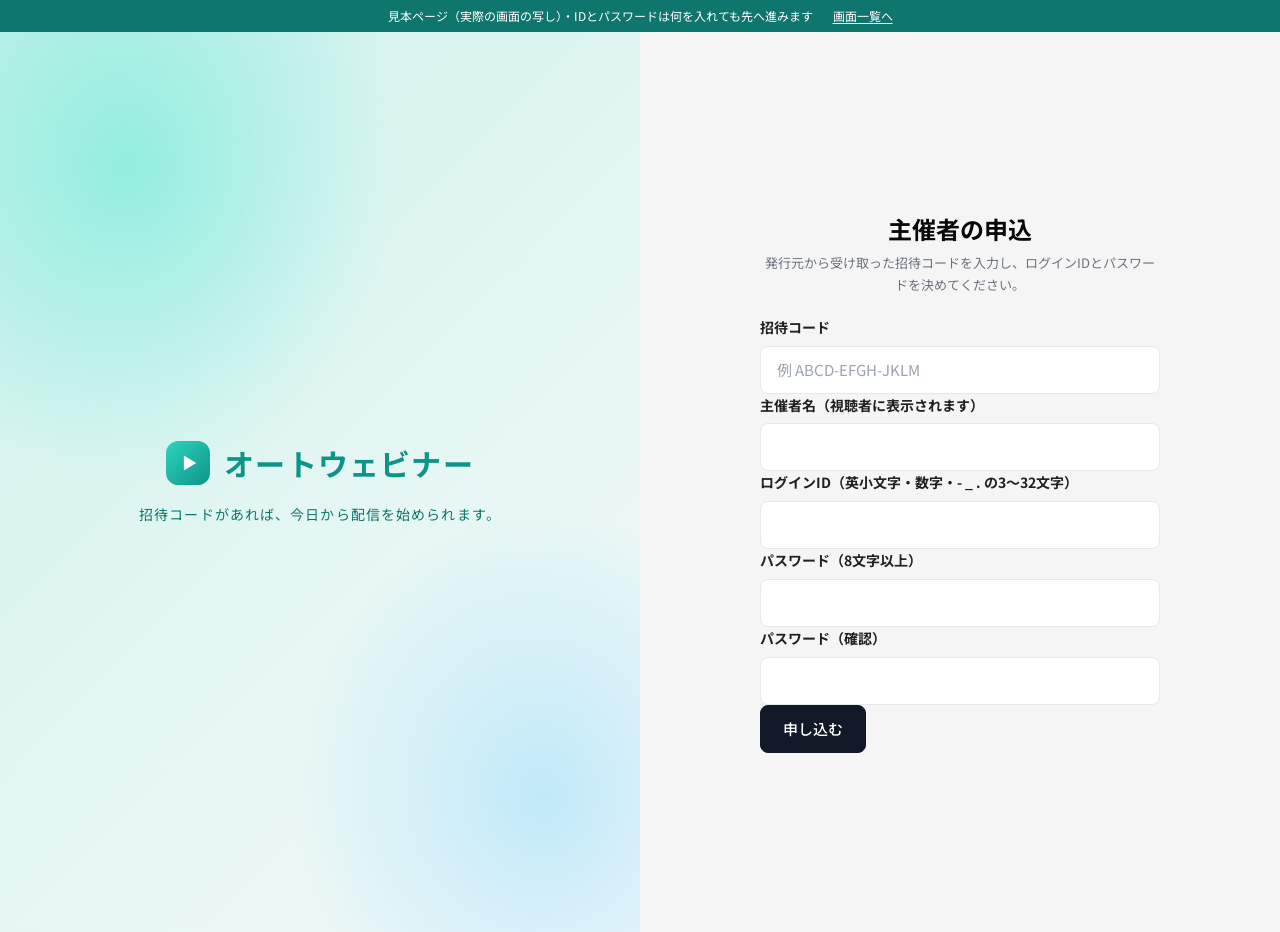
<file: signup-host.html>
<!doctype html><html lang="ja" class="noto_sans_jp_4225a3a1-module__3tLAha__variable"><head><meta name="robots" content="noindex"><meta charset="utf-8"><meta name="viewport" content="width=device-width, initial-scale=1"><title>主催者の申込 | オートウェビナー</title><link rel="stylesheet" href="https://fonts.googleapis.com/css2?family=Noto+Sans+JP:wght@400;500;700&display=swap"><link rel="stylesheet" href="app.css"><style>.aw-demo-bar{position:sticky;top:0;z-index:100;background:#0f766e;color:#fff;font-size:12px;padding:6px 16px;text-align:center}.aw-demo-bar a{color:#fff;text-decoration:underline;margin-left:8px}.site-header.side{top:0}</style></head><body><div class="aw-demo-bar">見本ページ（実際の画面の写し）・IDとパスワードは何を入れても先へ進みます　<a href="index.html">画面一覧へ</a></div><div hidden=""><!--$--><!--/$--></div><div class="auth"><aside class="auth-brand"><div class="auth-brand-inner"><div class="auth-logo"><svg class="brand-mark" viewBox="0 0 32 32" width="44" height="44" aria-hidden="true"><defs><linearGradient id="bm-g" x1="0" y1="0" x2="1" y2="1"><stop offset="0" stop-color="#2dd4bf"></stop><stop offset="1" stop-color="#0d9488"></stop></linearGradient></defs><rect width="32" height="32" rx="9" fill="url(#bm-g)"></rect><path d="M13 10.5v11l9-5.5z" fill="#fff"></path></svg><span>オートウェビナー</span></div><p class="auth-tagline">招待コードがあれば、今日から配信を始められます。</p></div></aside><main class="auth-main"><div class="auth-panel"><div class="auth-head"><h1>主催者の申込</h1><p class="muted small">発行元から受け取った招待コードを入力し、ログインIDとパスワードを決めてください。</p></div><form><input type="hidden" name="$ACTION_REF_1"/><input type="hidden" name="$ACTION_1:0" value="{&quot;id&quot;:&quot;60d76bb0667e267b27647c562629012bc1cb199a2f&quot;,&quot;bound&quot;:&quot;$@1&quot;}"/><input type="hidden" name="$ACTION_1:1" value="[null]"/><input type="hidden" name="$ACTION_KEY" value="k4ca336e85bda87e9b8f6b71e7d12ff4e"/><label class="block"><span>招待コード</span><input type="text" autoCapitalize="characters" autoCorrect="off" autoComplete="off" maxLength="32" placeholder="例 ABCD-EFGH-JKLM" name="code"/></label><label class="block"><span>主催者名（視聴者に表示されます）</span><input type="text" maxLength="60" autoComplete="name" name="name"/></label><label class="block"><span>ログインID（英小文字・数字・- _ . の3〜32文字）</span><input type="text" minLength="3" maxLength="32" pattern="[a-z0-9][a-z0-9_.\-]{2,31}" autoComplete="username" autoCapitalize="none" autoCorrect="off" name="loginId"/></label><label class="block"><span>パスワード（8文字以上）</span><input type="password" minLength="8" maxLength="128" autoComplete="new-password" name="password"/></label><label class="block"><span>パスワード（確認）</span><input type="password" minLength="8" maxLength="128" autoComplete="new-password" name="confirm"/></label><button type="submit" class="btn btn-primary btn-lg">申し込む</button></form></div></main></div><!--$--><!--/$--><script>document.addEventListener("submit",function(e){e.preventDefault();location.href="host.html"},true);</script></body></html>
</file>
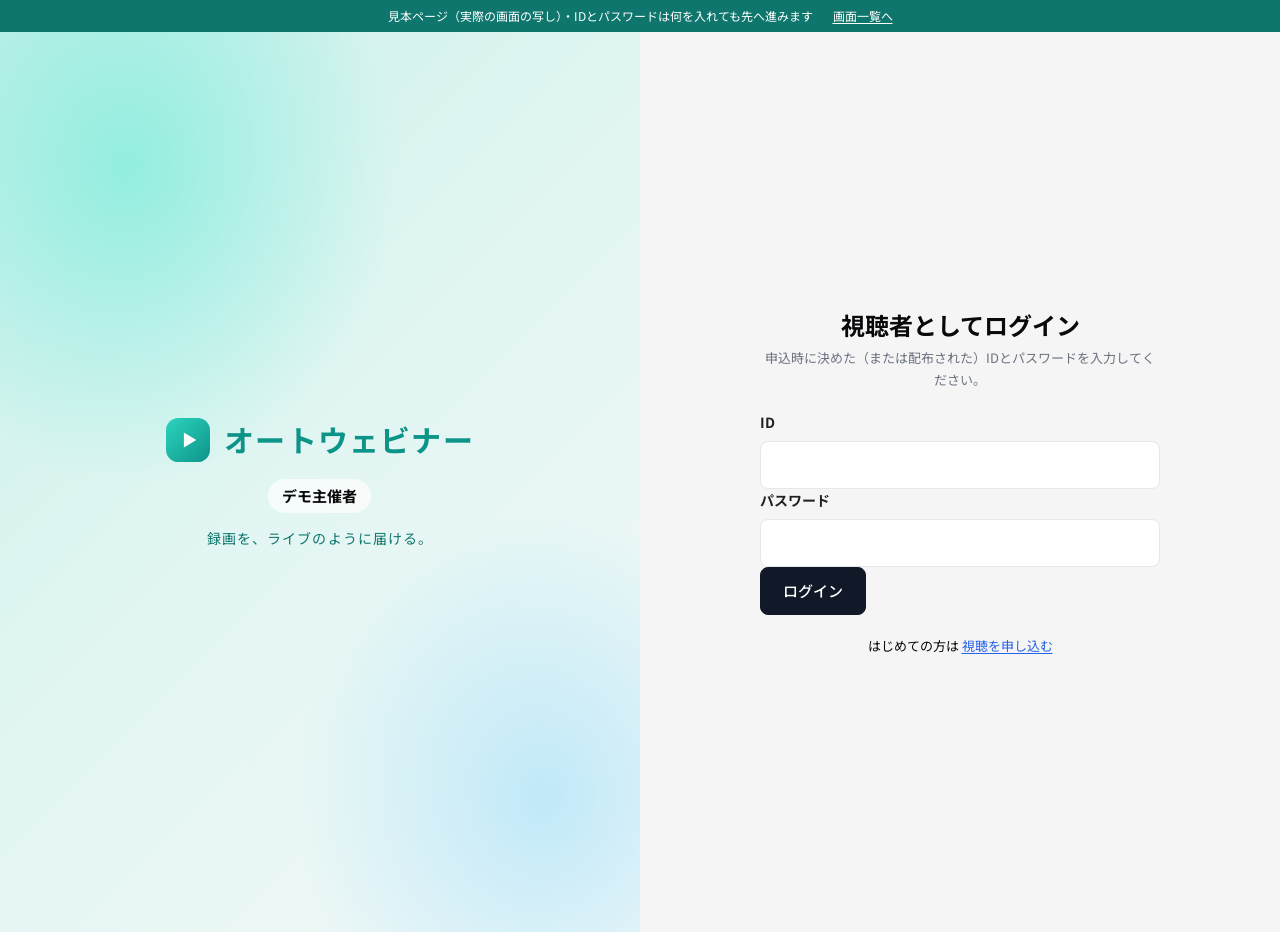
<file: viewer-login.html>
<!doctype html><html lang="ja" class="noto_sans_jp_4225a3a1-module__3tLAha__variable"><head><meta name="robots" content="noindex"><meta charset="utf-8"><meta name="viewport" content="width=device-width, initial-scale=1"><title>視聴者ログイン | オートウェビナー</title><link rel="stylesheet" href="https://fonts.googleapis.com/css2?family=Noto+Sans+JP:wght@400;500;700&display=swap"><link rel="stylesheet" href="app.css"><style>.aw-demo-bar{position:sticky;top:0;z-index:100;background:#0f766e;color:#fff;font-size:12px;padding:6px 16px;text-align:center}.aw-demo-bar a{color:#fff;text-decoration:underline;margin-left:8px}.site-header.side{top:0}</style></head><body><div class="aw-demo-bar">見本ページ（実際の画面の写し）・IDとパスワードは何を入れても先へ進みます　<a href="index.html">画面一覧へ</a></div><div hidden=""><!--$--><!--/$--></div><div class="auth"><aside class="auth-brand"><div class="auth-brand-inner"><div class="auth-logo"><svg class="brand-mark" viewBox="0 0 32 32" width="44" height="44" aria-hidden="true"><defs><linearGradient id="bm-g" x1="0" y1="0" x2="1" y2="1"><stop offset="0" stop-color="#2dd4bf"></stop><stop offset="1" stop-color="#0d9488"></stop></linearGradient></defs><rect width="32" height="32" rx="9" fill="url(#bm-g)"></rect><path d="M13 10.5v11l9-5.5z" fill="#fff"></path></svg><span>オートウェビナー</span></div><p class="auth-owner">デモ主催者</p><p class="auth-tagline">録画を、ライブのように届ける。</p></div></aside><main class="auth-main"><div class="auth-panel"><div class="auth-head"><h1>視聴者としてログイン</h1><p class="muted small">申込時に決めた（または配布された）IDとパスワードを入力してください。</p></div><form><label class="block"><span>ID</span><input type="text" autoComplete="username" autoCapitalize="none" autoCorrect="off" name="loginId" value=""/></label><label class="block"><span>パスワード</span><input type="password" autoComplete="current-password" name="password" value=""/></label><button type="submit" class="btn btn-primary btn-lg">ログイン</button></form><p class="auth-foot small">はじめての方は <a href="viewer-signup.html">視聴を申し込む</a></p></div></main></div><!--$--><!--/$--><script>document.addEventListener("submit",function(e){e.preventDefault();location.href="w.html"},true);</script></body></html>
</file>
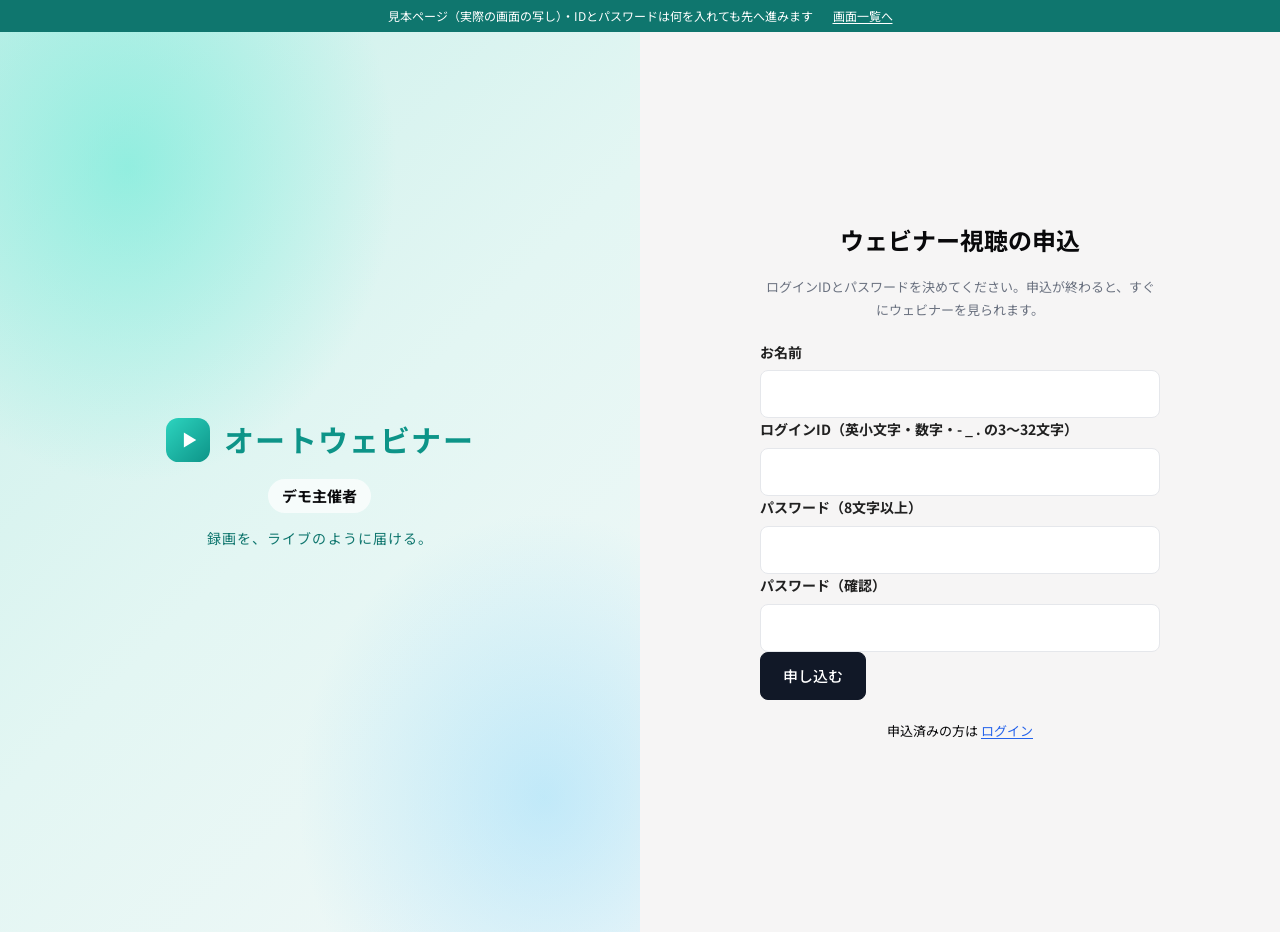
<file: viewer-signup.html>
<!doctype html><html lang="ja" class="noto_sans_jp_4225a3a1-module__3tLAha__variable"><head><meta name="robots" content="noindex"><meta charset="utf-8"><meta name="viewport" content="width=device-width, initial-scale=1"><title>視聴の申込 | オートウェビナー</title><link rel="stylesheet" href="https://fonts.googleapis.com/css2?family=Noto+Sans+JP:wght@400;500;700&display=swap"><link rel="stylesheet" href="app.css"><style>.aw-demo-bar{position:sticky;top:0;z-index:100;background:#0f766e;color:#fff;font-size:12px;padding:6px 16px;text-align:center}.aw-demo-bar a{color:#fff;text-decoration:underline;margin-left:8px}.site-header.side{top:0}</style></head><body><div class="aw-demo-bar">見本ページ（実際の画面の写し）・IDとパスワードは何を入れても先へ進みます　<a href="index.html">画面一覧へ</a></div><div hidden=""><!--$--><!--/$--></div><div class="auth"><aside class="auth-brand"><div class="auth-brand-inner"><div class="auth-logo"><svg class="brand-mark" viewBox="0 0 32 32" width="44" height="44" aria-hidden="true"><defs><linearGradient id="bm-g" x1="0" y1="0" x2="1" y2="1"><stop offset="0" stop-color="#2dd4bf"></stop><stop offset="1" stop-color="#0d9488"></stop></linearGradient></defs><rect width="32" height="32" rx="9" fill="url(#bm-g)"></rect><path d="M13 10.5v11l9-5.5z" fill="#fff"></path></svg><span>オートウェビナー</span></div><p class="auth-owner">デモ主催者</p><p class="auth-tagline">録画を、ライブのように届ける。</p></div></aside><main class="auth-main"><div class="auth-panel"><div class="auth-head"><h1>ウェビナー視聴の申込</h1></div><p class="muted small auth-foot">ログインIDとパスワードを決めてください。申込が終わると、すぐにウェビナーを見られます。</p><form><input type="hidden" name="$ACTION_REF_1"/><input type="hidden" name="$ACTION_1:0" value="{&quot;id&quot;:&quot;70d2b1d4903f223cf0c88b465dd800838a9b094997&quot;,&quot;bound&quot;:&quot;$@1&quot;}"/><input type="hidden" name="$ACTION_1:1" value="[&quot;demo-host&quot;,null]"/><input type="hidden" name="$ACTION_KEY" value="kf8bafc47cdc3b496b689395cf273c735"/><label class="block"><span>お名前</span><input type="text" maxLength="60" autoComplete="name" name="name"/></label><label class="block"><span>ログインID（英小文字・数字・- _ . の3〜32文字）</span><input type="text" minLength="3" maxLength="32" pattern="[a-z0-9][a-z0-9_.\-]{2,31}" autoComplete="username" autoCapitalize="none" autoCorrect="off" name="loginId"/></label><label class="block"><span>パスワード（8文字以上）</span><input type="password" minLength="8" maxLength="128" autoComplete="new-password" name="password"/></label><label class="block"><span>パスワード（確認）</span><input type="password" minLength="8" maxLength="128" autoComplete="new-password" name="confirm"/></label><button type="submit" class="btn btn-primary btn-lg">申し込む</button></form><p class="auth-foot small">申込済みの方は <a href="viewer-login.html">ログイン</a></p></div></main></div><!--$--><!--/$--><script>document.addEventListener("submit",function(e){e.preventDefault();location.href="w.html"},true);</script></body></html>
</file>
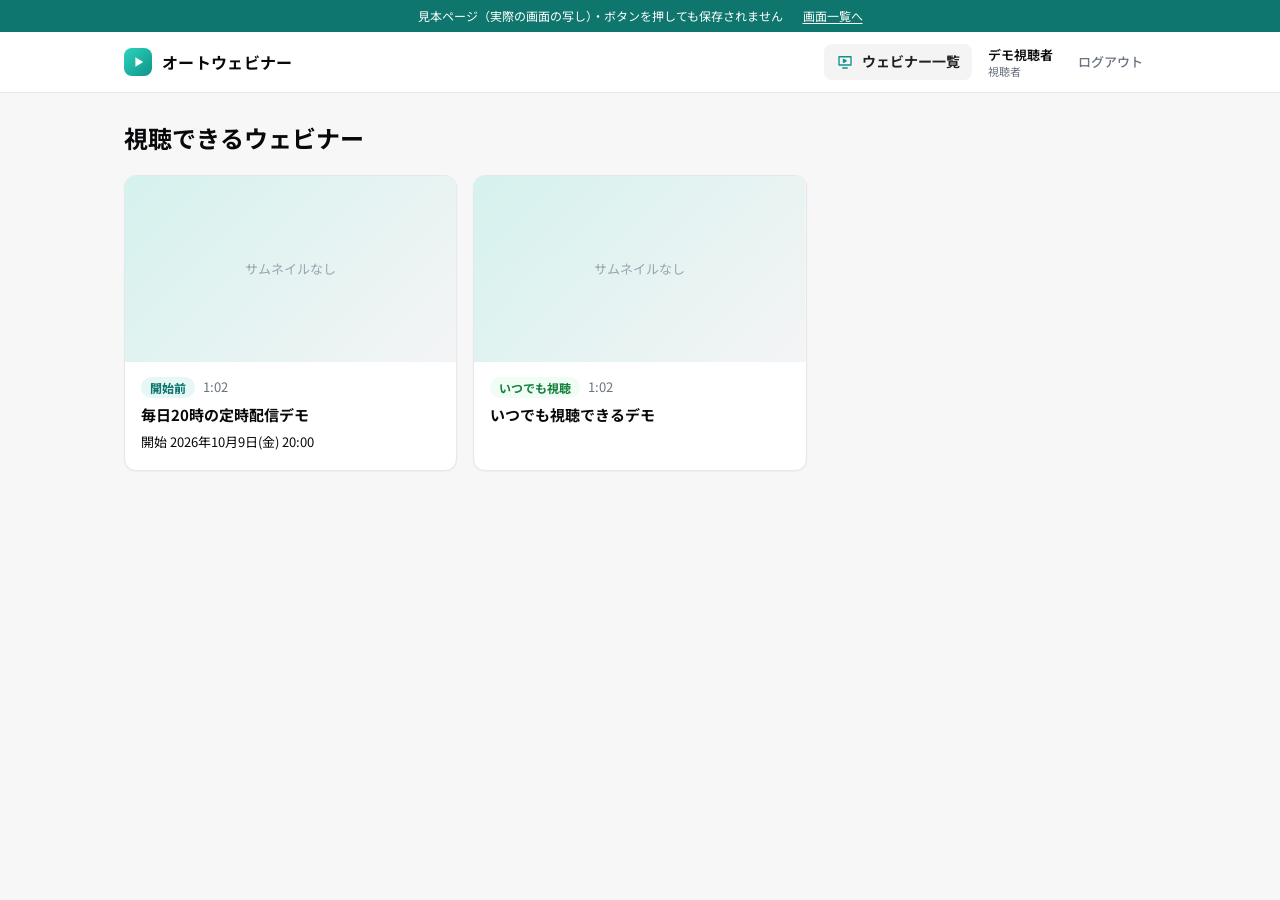
<file: w.html>
<!doctype html><html lang="ja" class="noto_sans_jp_4225a3a1-module__3tLAha__variable"><head><meta name="robots" content="noindex"><meta charset="utf-8"><meta name="viewport" content="width=device-width, initial-scale=1"><title>オートウェビナー</title><link rel="stylesheet" href="https://fonts.googleapis.com/css2?family=Noto+Sans+JP:wght@400;500;700&display=swap"><link rel="stylesheet" href="app.css"><style>.aw-demo-bar{position:sticky;top:0;z-index:100;background:#0f766e;color:#fff;font-size:12px;padding:6px 16px;text-align:center}.aw-demo-bar a{color:#fff;text-decoration:underline;margin-left:8px}.site-header.side{top:0}</style></head><body><div class="aw-demo-bar">見本ページ（実際の画面の写し）・ボタンを押しても保存されません　<a href="index.html">画面一覧へ</a></div><div hidden=""><!--$--><!--/$--></div><header class="site-header"><div class="inner"><a class="brand" href="index.html"><svg class="brand-mark" viewBox="0 0 32 32" width="28" height="28" aria-hidden="true"><defs><linearGradient id="bm-g" x1="0" y1="0" x2="1" y2="1"><stop offset="0" stop-color="#2dd4bf"></stop><stop offset="1" stop-color="#0d9488"></stop></linearGradient></defs><rect width="32" height="32" rx="9" fill="url(#bm-g)"></rect><path d="M13 10.5v11l9-5.5z" fill="#fff"></path></svg><span>オートウェビナー</span></a><nav class="nav"><a aria-current="page" href="w.html"><svg viewBox="0 0 24 24" width="18" height="18" fill="none" stroke="currentColor" stroke-width="1.8" stroke-linecap="round" stroke-linejoin="round" aria-hidden="true"><path d="M4 5h16v11H4zM9 20h6M10 8.5v4l3.5-2z"></path></svg><span>ウェビナー一覧</span></a></nav><div class="me"><span class="who"><b>デモ視聴者</b><span>視聴者</span></span><form><input type="hidden" name="$ACTION_ID_00539e3540f0777f8a82663e970cc63e14f7f0e06c"/><button class="btn btn-sm btn-ghost" type="submit">ログアウト</button></form></div></div></header><main class="wrap stack"><h1>視聴できるウェビナー</h1><div class="grid-cards"><a class="w-card" data-testid="viewer-webinar" href="watch-before.html"><div class="thumb">サムネイルなし</div><div class="body"><div class="row"><span class="badge badge-upcoming">開始前</span><span class="small muted">1:02</span></div><h3 class="title">毎日20時の定時配信デモ</h3><p class="small">開始 <!-- -->2026年10月9日(金) 20:00</p></div></a><a class="w-card" data-testid="viewer-webinar" href="watch-ondemand.html"><div class="thumb">サムネイルなし</div><div class="body"><div class="row"><span class="badge badge-ondemand">いつでも視聴</span><span class="small muted">1:02</span></div><h3 class="title">いつでも視聴できるデモ</h3></div></a></div></main><!--$--><!--/$--><script>document.addEventListener("submit",function(e){e.preventDefault();var b=e.target.querySelector("[type=submit]");if(b){var t=b.textContent;b.textContent="見本のため保存されません";setTimeout(function(){b.textContent=t},1600)}},true);</script></body></html>
</file>
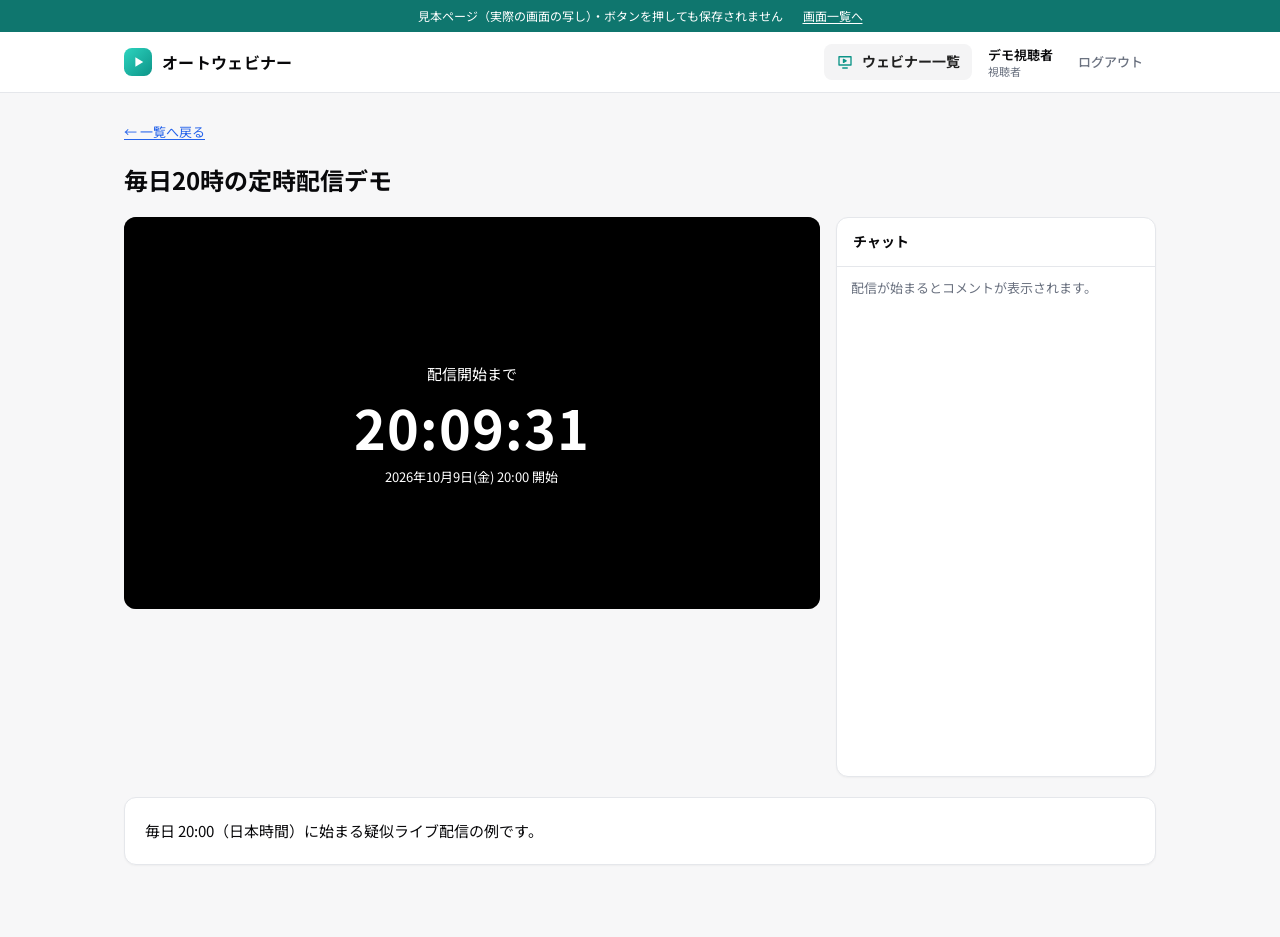
<file: watch-before.html>
<!doctype html><html lang="ja" class="noto_sans_jp_4225a3a1-module__3tLAha__variable"><head><meta name="robots" content="noindex"><meta charset="utf-8"><meta name="viewport" content="width=device-width, initial-scale=1"><title>オートウェビナー</title><link rel="stylesheet" href="https://fonts.googleapis.com/css2?family=Noto+Sans+JP:wght@400;500;700&display=swap"><link rel="stylesheet" href="app.css"><style>.aw-demo-bar{position:sticky;top:0;z-index:100;background:#0f766e;color:#fff;font-size:12px;padding:6px 16px;text-align:center}.aw-demo-bar a{color:#fff;text-decoration:underline;margin-left:8px}.site-header.side{top:0}</style></head><body><div class="aw-demo-bar">見本ページ（実際の画面の写し）・ボタンを押しても保存されません　<a href="index.html">画面一覧へ</a></div><div hidden=""><!--$--><!--/$--></div><header class="site-header"><div class="inner"><a class="brand" href="index.html"><svg class="brand-mark" viewBox="0 0 32 32" width="28" height="28" aria-hidden="true"><defs><linearGradient id="bm-g" x1="0" y1="0" x2="1" y2="1"><stop offset="0" stop-color="#2dd4bf"></stop><stop offset="1" stop-color="#0d9488"></stop></linearGradient></defs><rect width="32" height="32" rx="9" fill="url(#bm-g)"></rect><path d="M13 10.5v11l9-5.5z" fill="#fff"></path></svg><span>オートウェビナー</span></a><nav class="nav"><a aria-current="page" href="w.html"><svg viewBox="0 0 24 24" width="18" height="18" fill="none" stroke="currentColor" stroke-width="1.8" stroke-linecap="round" stroke-linejoin="round" aria-hidden="true"><path d="M4 5h16v11H4zM9 20h6M10 8.5v4l3.5-2z"></path></svg><span>ウェビナー一覧</span></a></nav><div class="me"><span class="who"><b>デモ視聴者</b><span>視聴者</span></span><form><input type="hidden" name="$ACTION_ID_00539e3540f0777f8a82663e970cc63e14f7f0e06c"/><button class="btn btn-sm btn-ghost" type="submit">ログアウト</button></form></div></div></header><main class="wrap stack"><p class="small"><a href="w.html">← 一覧へ戻る</a></p><h1>毎日20時の定時配信デモ</h1><div class="watch"><div style="min-width:0"><div class="stage" data-testid="stage" data-state="upcoming"><div class="overlay" data-testid="countdown"><div class="inner"><p>配信開始まで</p><div class="countdown" data-testid="countdown-value">20:09:31</div><p class="small">2026年10月9日(金) 20:00<!-- --> 開始</p></div></div></div></div><aside class="chat" aria-label="チャット"><div class="head">チャット</div><div class="list" data-testid="chat-list"><p class="small muted">配信が始まるとコメントが表示されます。</p></div></aside></div><div class="card"><p style="white-space:pre-wrap">毎日 20:00（日本時間）に始まる疑似ライブ配信の例です。</p></div></main><!--$--><!--/$--><script>document.addEventListener("submit",function(e){e.preventDefault();var b=e.target.querySelector("[type=submit]");if(b){var t=b.textContent;b.textContent="見本のため保存されません";setTimeout(function(){b.textContent=t},1600)}},true);</script></body></html>
</file>
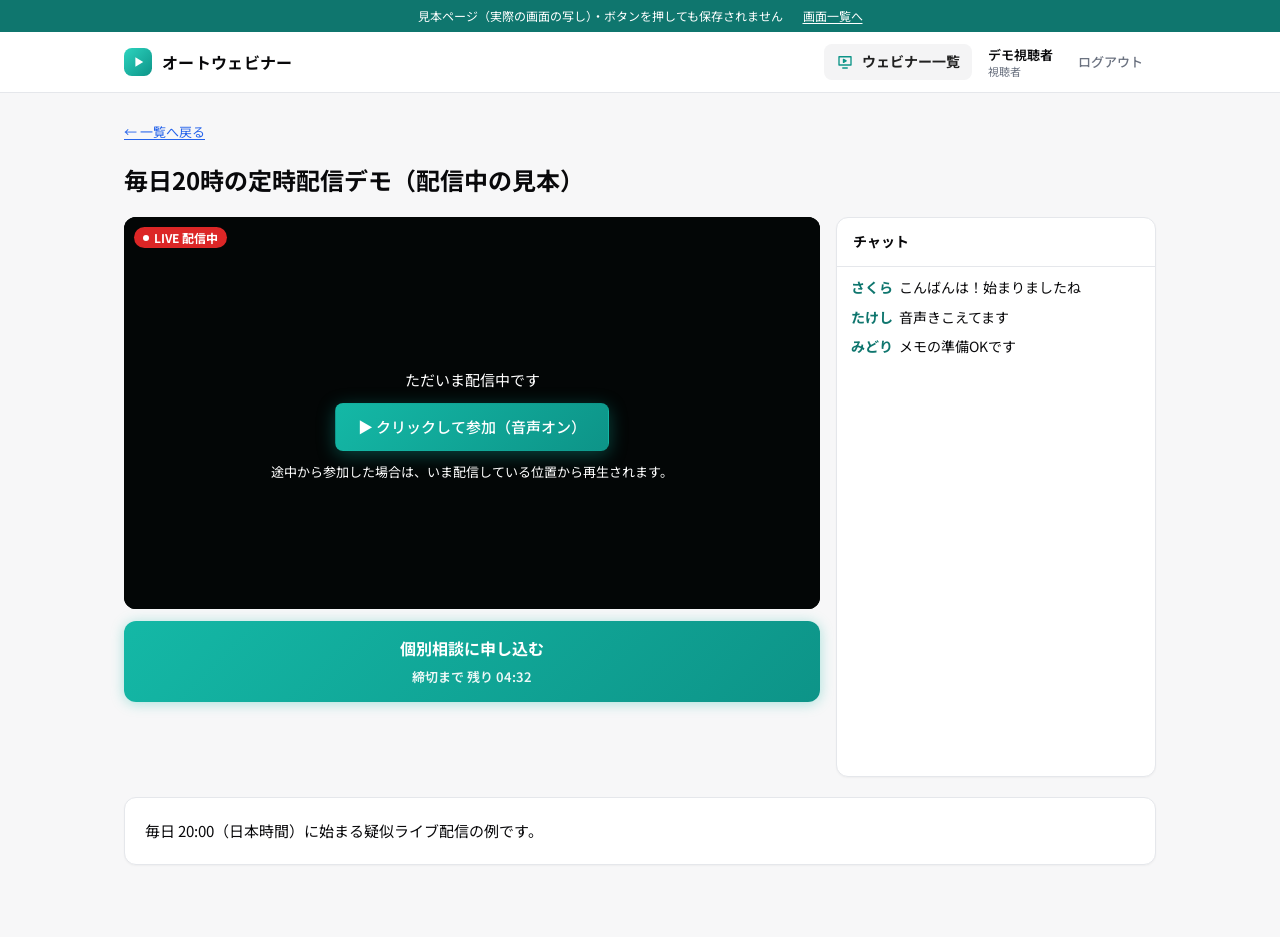
<file: watch-live.html>
<!doctype html><html lang="ja" class="noto_sans_jp_4225a3a1-module__3tLAha__variable"><head><meta name="robots" content="noindex"><meta charset="utf-8"><meta name="viewport" content="width=device-width, initial-scale=1"><title>オートウェビナー</title><link rel="stylesheet" href="https://fonts.googleapis.com/css2?family=Noto+Sans+JP:wght@400;500;700&display=swap"><link rel="stylesheet" href="app.css"><style>.aw-demo-bar{position:sticky;top:0;z-index:100;background:#0f766e;color:#fff;font-size:12px;padding:6px 16px;text-align:center}.aw-demo-bar a{color:#fff;text-decoration:underline;margin-left:8px}.site-header.side{top:0}</style></head><body><div class="aw-demo-bar">見本ページ（実際の画面の写し）・ボタンを押しても保存されません　<a href="index.html">画面一覧へ</a></div><div hidden=""><!--$--><!--/$--></div><header class="site-header"><div class="inner"><a class="brand" href="index.html"><svg class="brand-mark" viewBox="0 0 32 32" width="28" height="28" aria-hidden="true"><defs><linearGradient id="bm-g" x1="0" y1="0" x2="1" y2="1"><stop offset="0" stop-color="#2dd4bf"></stop><stop offset="1" stop-color="#0d9488"></stop></linearGradient></defs><rect width="32" height="32" rx="9" fill="url(#bm-g)"></rect><path d="M13 10.5v11l9-5.5z" fill="#fff"></path></svg><span>オートウェビナー</span></a><nav class="nav"><a aria-current="page" href="w.html"><svg viewBox="0 0 24 24" width="18" height="18" fill="none" stroke="currentColor" stroke-width="1.8" stroke-linecap="round" stroke-linejoin="round" aria-hidden="true"><path d="M4 5h16v11H4zM9 20h6M10 8.5v4l3.5-2z"></path></svg><span>ウェビナー一覧</span></a></nav><div class="me"><span class="who"><b>デモ視聴者</b><span>視聴者</span></span><form><input type="hidden" name="$ACTION_ID_00539e3540f0777f8a82663e970cc63e14f7f0e06c"/><button class="btn btn-sm btn-ghost" type="submit">ログアウト</button></form></div></div></header><main class="wrap stack"><p class="small"><a href="w.html">← 一覧へ戻る</a></p><h1>毎日20時の定時配信デモ（配信中の見本）</h1><div class="watch"><div style="min-width:0"><div class="stage" data-state="live"><div class="aw-video" style="position:absolute;inset:0;display:grid;place-items:center;background:#0b1514;color:#9ab0ad;font-size:13px">（見本のため動画は再生されません）</div><span class="badge badge-live live-pill">LIVE 配信中</span><div class="overlay" id="aw-join" style="background:rgba(0,0,0,.72)"><div class="inner"><p>ただいま配信中です</p><button class="btn btn-primary btn-lg" type="button" onclick="document.getElementById('aw-join').remove();document.getElementById('aw-ctl').style.display='flex'">▶ クリックして参加（音声オン）</button><p class="small">途中から参加した場合は、いま配信している位置から再生されます。</p></div></div></div><div class="controls" id="aw-ctl" style="display:none"><button class="btn btn-sm" type="button">一時停止</button><button class="btn btn-sm" type="button">ミュート</button><label class="row small" style="gap:4px">音量<input type="range" min="0" max="1" step="0.05" value="0.8"></label><button class="btn btn-sm" type="button">全画面</button></div><div class="cta-zone"><a class="cta" href="#">個別相談に申し込む<span class="cta-deadline">締切まで 残り 04:32</span></a></div></div><aside class="chat" aria-label="チャット"><div class="head">チャット</div><div class="list"><div class="msg"><b>さくら</b>こんばんは！始まりましたね</div><div class="msg"><b>たけし</b>音声きこえてます</div><div class="msg"><b>みどり</b>メモの準備OKです</div></div></aside></div><div class="card"><p style="white-space:pre-wrap">毎日 20:00（日本時間）に始まる疑似ライブ配信の例です。</p></div></main><!--$--><!--/$--><script>document.addEventListener("submit",function(e){e.preventDefault();var b=e.target.querySelector("[type=submit]");if(b){var t=b.textContent;b.textContent="見本のため保存されません";setTimeout(function(){b.textContent=t},1600)}},true);</script></body></html>
</file>
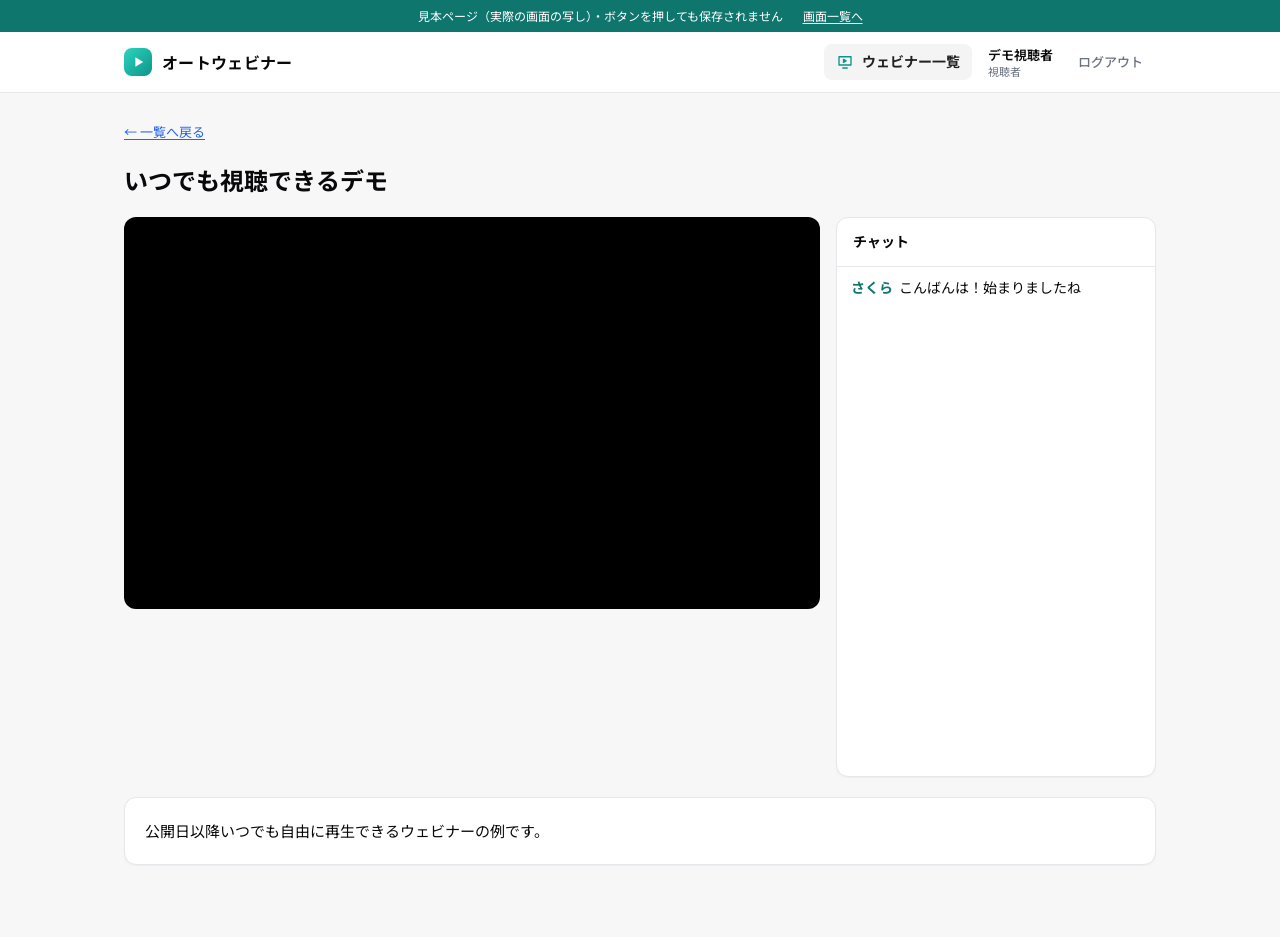
<file: watch-ondemand.html>
<!doctype html><html lang="ja" class="noto_sans_jp_4225a3a1-module__3tLAha__variable"><head><meta name="robots" content="noindex"><meta charset="utf-8"><meta name="viewport" content="width=device-width, initial-scale=1"><title>オートウェビナー</title><link rel="stylesheet" href="https://fonts.googleapis.com/css2?family=Noto+Sans+JP:wght@400;500;700&display=swap"><link rel="stylesheet" href="app.css"><style>.aw-demo-bar{position:sticky;top:0;z-index:100;background:#0f766e;color:#fff;font-size:12px;padding:6px 16px;text-align:center}.aw-demo-bar a{color:#fff;text-decoration:underline;margin-left:8px}.site-header.side{top:0}</style></head><body><div class="aw-demo-bar">見本ページ（実際の画面の写し）・ボタンを押しても保存されません　<a href="index.html">画面一覧へ</a></div><div hidden=""><!--$--><!--/$--></div><header class="site-header"><div class="inner"><a class="brand" href="index.html"><svg class="brand-mark" viewBox="0 0 32 32" width="28" height="28" aria-hidden="true"><defs><linearGradient id="bm-g" x1="0" y1="0" x2="1" y2="1"><stop offset="0" stop-color="#2dd4bf"></stop><stop offset="1" stop-color="#0d9488"></stop></linearGradient></defs><rect width="32" height="32" rx="9" fill="url(#bm-g)"></rect><path d="M13 10.5v11l9-5.5z" fill="#fff"></path></svg><span>オートウェビナー</span></a><nav class="nav"><a aria-current="page" href="w.html"><svg viewBox="0 0 24 24" width="18" height="18" fill="none" stroke="currentColor" stroke-width="1.8" stroke-linecap="round" stroke-linejoin="round" aria-hidden="true"><path d="M4 5h16v11H4zM9 20h6M10 8.5v4l3.5-2z"></path></svg><span>ウェビナー一覧</span></a></nav><div class="me"><span class="who"><b>デモ視聴者</b><span>視聴者</span></span><form><input type="hidden" name="$ACTION_ID_00539e3540f0777f8a82663e970cc63e14f7f0e06c"/><button class="btn btn-sm btn-ghost" type="submit">ログアウト</button></form></div></div></header><main class="wrap stack"><p class="small"><a href="w.html">← 一覧へ戻る</a></p><h1>いつでも視聴できるデモ</h1><div class="watch"><div style="min-width:0"><div class="stage" data-testid="stage" data-state="ondemand"><div class="player"></div></div></div><aside class="chat" aria-label="チャット"><div class="head">チャット</div><div class="list" data-testid="chat-list"><div class="msg" data-testid="chat-msg"><b>さくら</b>こんばんは！始まりましたね</div></div></aside></div><div class="card"><p style="white-space:pre-wrap">公開日以降いつでも自由に再生できるウェビナーの例です。</p></div></main><!--$--><!--/$--><script>document.addEventListener("submit",function(e){e.preventDefault();var b=e.target.querySelector("[type=submit]");if(b){var t=b.textContent;b.textContent="見本のため保存されません";setTimeout(function(){b.textContent=t},1600)}},true);</script></body></html>
</file>
<file: app.css>
/* [next]/internal/font/google/noto_sans_jp_4225a3a1.module.css [app-client] (css) */










































































































































































































































































































































































































































































































































































































































































































































































.noto_sans_jp_4225a3a1-module__3tLAha__className {
  font-family: Noto Sans JP, Noto Sans JP Fallback;
  font-style: normal;
}

.noto_sans_jp_4225a3a1-module__3tLAha__variable {
  --font-noto: "Noto Sans JP", "Noto Sans JP Fallback";
}

/* [project]/src/app/globals.css [app-client] (css) */
:root {
  --bg: #f7f7f8;
  --surface: #fff;
  --surface-2: #fafafa;
  --ink: #09090b;
  --ink-2: #212121;
  --muted: #6b7280;
  --faint: #9ca3af;
  --line: #e5e7eb;
  --line-strong: #d4d4d8;
  --primary: #111827;
  --primary-hover: #27272a;
  --accent: #0d9488;
  --accent-2: #14b8a6;
  --accent-soft: #e6f7f5;
  --accent-strong: #0f766e;
  --accent-ink: #fff;
  --link: #2563eb;
  --hover: #f4f4f5;
  --success: #15803d;
  --success-soft: #f0fdf4;
  --danger: #dc2626;
  --danger-soft: #fef2f2;
  --warn: #b45309;
  --warn-soft: #fffbeb;
  --live: #dc2626;
  --radius: 12px;
  --radius-sm: 8px;
  --shadow: 0 1px 2px #09090b0a;
  --shadow-accent: 0 1.6px 12.8px #14b8a659;
  --side-w: 240px;
  --sans: var(--font-noto), "Noto Sans JP", "Hiragino Sans", "Hiragino Kaku Gothic ProN", "Yu Gothic", Meiryo, system-ui, sans-serif;
  --lightningcss-light: initial;
  --lightningcss-dark: ;
  color-scheme: light;
}

* {
  box-sizing: border-box;
}

html, body {
  background: var(--bg);
  color: var(--ink);
  font-family: var(--sans);
  -webkit-text-size-adjust: 100%;
  -webkit-font-smoothing: antialiased;
  line-break: strict;
  margin: 0;
  font-size: 15px;
  line-height: 1.7;
}

body {
  overflow-x: hidden;
}

h1, h2, h3, .title {
  word-break: keep-all;
  overflow-wrap: anywhere;
  text-wrap: balance;
  margin: 0;
  font-weight: 700;
  line-height: 1.4;
}

h1 {
  font-size: clamp(20px, 4.6vw, 24px);
}

h2 {
  font-size: clamp(16px, 3.8vw, 18px);
}

h3 {
  font-size: 15px;
}

a {
  color: var(--link);
  text-underline-offset: 2px;
}

p {
  margin: 0;
}

.wrap {
  max-width: 1080px;
  margin: 0 auto;
  padding: 28px 24px 72px;
}

.wrap-narrow {
  max-width: 440px;
}

@media (max-width: 600px) {
  .wrap {
    padding: 20px 16px 64px;
  }
}

.stack {
  grid-template-columns: minmax(0, 1fr);
  gap: 20px;
  display: grid;
}

.row {
  flex-wrap: wrap;
  align-items: center;
  gap: 8px;
  display: flex;
}

.spread {
  flex-wrap: wrap;
  justify-content: space-between;
  align-items: center;
  gap: 12px;
  display: flex;
}

.muted {
  color: var(--muted);
}

.small {
  font-size: 13px;
}

.nowrap {
  white-space: nowrap;
}

.site-header {
  -webkit-backdrop-filter: saturate(1.4) blur(8px);
  backdrop-filter: saturate(1.4) blur(8px);
  border-bottom: 1px solid var(--line);
  z-index: 20;
  background: #ffffffeb;
  position: sticky;
  top: 0;
}

.site-header .inner {
  flex-wrap: wrap;
  align-items: center;
  gap: 8px 16px;
  max-width: 1080px;
  min-height: 60px;
  margin: 0 auto;
  padding: 10px 24px;
  display: flex;
}

.brand {
  color: var(--ink);
  letter-spacing: .02em;
  align-items: center;
  gap: 10px;
  margin-right: auto;
  font-size: 16px;
  font-weight: 700;
  text-decoration: none;
  display: inline-flex;
}

.brand-mark {
  flex: none;
  display: block;
}

.nav {
  flex-wrap: wrap;
  gap: 2px;
  display: flex;
}

.nav a {
  color: var(--ink-2);
  border-radius: var(--radius-sm);
  align-items: center;
  gap: 8px;
  padding: 6px 12px;
  font-size: 14px;
  font-weight: 500;
  text-decoration: none;
  display: inline-flex;
}

.nav a svg {
  color: var(--muted);
  flex: none;
}

.nav a:hover {
  background: var(--hover);
}

.nav a[aria-current="page"] {
  background: var(--hover);
  font-weight: 700;
}

.nav a[aria-current="page"] svg {
  color: var(--accent);
}

.me {
  align-items: center;
  gap: 12px;
  display: flex;
}

.who {
  font-size: 13px;
  line-height: 1.35;
  display: grid;
}

.who b {
  color: var(--ink);
  font-weight: 600;
}

.who span {
  color: var(--muted);
  font-size: 11px;
}

@media (max-width: 600px) {
  .site-header .inner {
    min-height: 56px;
    padding: 8px 16px;
  }

  .site-header .nav a {
    padding: 6px 10px;
  }
}

@media (min-width: 861px) {
  .site-header.side {
    width: var(--side-w);
    background: var(--surface);
    -webkit-backdrop-filter: none;
    backdrop-filter: none;
    border-bottom: 0;
    border-right: 1px solid var(--line);
    position: fixed;
    inset: 0 auto 0 0;
  }

  .site-header.side .inner {
    flex-flow: column;
    align-items: stretch;
    gap: 20px;
    height: 100%;
    padding: 20px 14px;
  }

  .site-header.side .brand {
    margin: 0 0 4px;
    padding: 0 8px;
  }

  .site-header.side .nav {
    flex-flow: column;
    gap: 2px;
  }

  .site-header.side .nav a {
    padding: 9px 12px;
  }

  .site-header.side .me {
    border-top: 1px solid var(--line);
    justify-content: space-between;
    margin-top: auto;
    padding: 16px 8px 0;
  }

  .site-header.side ~ main {
    margin-left: var(--side-w);
    max-width: none;
  }

  .site-header.side ~ main > * {
    width: 100%;
    max-width: 1080px;
    margin-inline: auto;
  }
}

.auth {
  background: #f6f5f5;
  grid-template-columns: minmax(0, 1fr) minmax(0, 1fr);
  min-height: 100dvh;
  display: grid;
}

.auth-brand {
  background: radial-gradient(60% 50% at 20% 15%, #5eead48c, #0000 70%), radial-gradient(55% 45% at 85% 85%, #7dd3fc66, #0000 70%), linear-gradient(135deg, #c9f0ea 0%, #e3f6f3 50%, #f2f8f8 100%);
  place-items: center;
  padding: 40px 24px;
  display: grid;
  position: relative;
  overflow: hidden;
}

.auth-brand-inner {
  text-align: center;
  justify-items: center;
  gap: 14px;
  display: grid;
}

.auth-logo {
  color: var(--accent);
  letter-spacing: .04em;
  align-items: center;
  gap: 14px;
  font-size: clamp(22px, 3vw, 30px);
  font-weight: 700;
  display: inline-flex;
}

.auth-owner {
  color: var(--ink);
  background: #ffffffb3;
  border-radius: 999px;
  padding: 4px 14px;
  font-size: 15px;
  font-weight: 700;
}

.auth-tagline {
  color: var(--accent-strong);
  letter-spacing: .08em;
  word-break: keep-all;
  font-size: 14px;
}

.auth-main {
  place-items: center;
  padding: 48px 24px;
  display: grid;
}

.auth-panel {
  gap: 20px;
  width: 100%;
  max-width: 400px;
  display: grid;
}

.auth-head {
  text-align: center;
  gap: 6px;
  display: grid;
}

.auth-foot {
  text-align: center;
}

.auth input[type="text"], .auth input[type="password"] {
  height: 48px;
  padding: 0 16px;
}

@media (max-width: 860px) {
  .auth {
    grid-template-rows: auto 1fr;
    grid-template-columns: minmax(0, 1fr);
  }

  .auth-brand {
    padding: 28px 16px;
  }

  .auth-logo {
    font-size: 20px;
  }

  .auth-logo .brand-mark {
    width: 34px;
    height: 34px;
  }

  .auth-main {
    place-items: start center;
    padding: 28px 16px 48px;
  }
}

.card {
  background: var(--surface);
  border: 1px solid var(--line);
  border-radius: var(--radius);
  box-shadow: var(--shadow);
  min-width: 0;
  padding: 20px;
}

.card > * + * {
  margin-top: 12px;
}

.form {
  gap: 16px;
  display: grid;
}

.block {
  gap: 6px;
  min-width: 0;
  display: grid;
}

.block > span:not(.hint), .label {
  color: var(--ink-2);
  font-size: 14px;
  font-weight: 700;
}

input[type="text"], input[type="password"], input[type="url"], input[type="number"], input[type="datetime-local"], input[type="time"], textarea, select {
  width: 100%;
  min-width: 0;
  min-height: 44px;
  font: inherit;
  color: var(--ink-2);
  background: var(--surface);
  border: 1px solid var(--line);
  border-radius: var(--radius-sm);
  padding: 8px 14px;
  font-size: 15px;
  transition: border-color .15s, box-shadow .15s;
}

input::placeholder, textarea::placeholder {
  color: var(--faint);
}

textarea {
  resize: vertical;
  min-height: 96px;
}

input:focus, textarea:focus, select:focus {
  border-color: var(--accent-2);
  outline: none;
  box-shadow: 0 0 0 3px #0d948829;
}

input[type="checkbox"], input[type="radio"], input[type="range"] {
  accent-color: var(--accent);
}

.hint {
  color: var(--muted);
  font-size: 12px;
}

input[type="file"] {
  font: inherit;
  color: var(--muted);
  max-width: 100%;
  font-size: 13px;
}

input[type="file"]::file-selector-button {
  font: inherit;
  color: var(--ink-2);
  background: var(--surface);
  border: 1px solid var(--line);
  border-radius: var(--radius-sm);
  cursor: pointer;
  margin-right: 12px;
  padding: 8px 14px;
  font-size: 13px;
  font-weight: 500;
}

input[type="file"]::file-selector-button:hover {
  background: var(--hover);
}

.btn {
  font: inherit;
  border-radius: var(--radius-sm);
  border: 1px solid var(--line);
  background: var(--surface);
  min-height: 40px;
  color: var(--ink-2);
  cursor: pointer;
  white-space: nowrap;
  justify-content: center;
  align-items: center;
  gap: 6px;
  padding: 8px 16px;
  font-size: 14px;
  font-weight: 500;
  text-decoration: none;
  transition: background .15s, border-color .15s;
  display: inline-flex;
}

.btn:hover {
  background: var(--hover);
}

.btn:disabled {
  opacity: .5;
  cursor: default;
}

.btn-primary {
  background: var(--primary);
  border-color: var(--primary);
  color: #fff;
}

.btn-primary:hover {
  background: var(--primary-hover);
  border-color: var(--primary-hover);
}

.btn-danger {
  color: var(--danger);
  background: var(--surface);
  border-color: #fecaca;
}

.btn-danger:hover {
  background: var(--danger-soft);
}

.btn-ghost {
  color: var(--muted);
  background: none;
  border-color: #0000;
}

.btn-sm {
  min-height: 32px;
  padding: 4px 12px;
  font-size: 13px;
}

.btn-lg {
  min-height: 48px;
  padding: 10px 22px;
  font-size: 15px;
}

.notice {
  border-radius: var(--radius-sm);
  background: var(--hover);
  color: var(--ink-2);
  overflow-wrap: anywhere;
  padding: 12px 14px;
  font-size: 14px;
}

.notice-error {
  background: var(--danger-soft);
  color: var(--danger);
}

.notice-warn {
  background: var(--warn-soft);
  color: #78350f;
}

.notice ul {
  margin: 4px 0 0;
  padding-left: 18px;
}

code, .mono {
  overflow-wrap: anywhere;
  font-family: ui-monospace, SFMono-Regular, Menlo, monospace;
  font-size: .95em;
}

.badge {
  background: var(--hover);
  color: var(--muted);
  white-space: nowrap;
  border-radius: 999px;
  align-items: center;
  gap: 5px;
  padding: 1px 9px;
  font-size: 12px;
  font-weight: 700;
  line-height: 1.6;
  display: inline-flex;
}

.badge-live {
  background: var(--live);
  color: #fff;
}

.badge-live:before {
  content: "";
  background: #fff;
  border-radius: 50%;
  width: 6px;
  height: 6px;
  animation: 1.4s ease-in-out infinite blink;
}

@keyframes blink {
  50% {
    opacity: .3;
  }
}

.badge-upcoming {
  background: var(--accent-soft);
  color: var(--accent-strong);
}

.badge-ondemand {
  background: var(--success-soft);
  color: var(--success);
}

.badge-off {
  background: var(--danger-soft);
  color: var(--danger);
}

.table-wrap {
  -webkit-overflow-scrolling: touch;
  border: 1px solid var(--line);
  border-radius: var(--radius);
  background: var(--surface);
  overflow-x: auto;
}

table {
  border-collapse: collapse;
  width: 100%;
  font-size: 14px;
}

th, td {
  text-align: left;
  border-bottom: 1px solid var(--line);
  vertical-align: middle;
  padding: 11px 14px;
}

th {
  color: var(--muted);
  background: var(--surface-2);
  white-space: nowrap;
  font-size: 12px;
  font-weight: 500;
}

td.mono, td .row {
  white-space: nowrap;
  flex-wrap: nowrap;
}

td:first-child {
  min-width: 8em;
}

tbody tr:hover td {
  background: var(--surface-2);
}

tr:last-child td {
  border-bottom: 0;
}

.grid-cards {
  grid-template-columns: repeat(auto-fill, minmax(min(100%, 300px), 1fr));
  gap: 16px;
  display: grid;
}

.w-card {
  background: var(--surface);
  border: 1px solid var(--line);
  border-radius: var(--radius);
  box-shadow: var(--shadow);
  color: inherit;
  flex-direction: column;
  min-width: 0;
  text-decoration: none;
  transition: box-shadow .2s, transform .2s;
  display: flex;
  overflow: hidden;
}

.w-card:hover {
  box-shadow: var(--shadow-accent);
  transform: translateY(-1px);
}

.thumb {
  aspect-ratio: 16 / 9;
  color: var(--faint);
  background: linear-gradient(135deg, #d5f2ee, #f4f4f5) center / cover no-repeat;
  place-items: center;
  font-size: 13px;
  display: grid;
}

.thumb img {
  object-fit: cover;
  width: 100%;
  height: 100%;
  display: block;
}

.w-card .body {
  gap: 6px;
  padding: 14px 16px 16px;
  display: grid;
}

.watch {
  grid-template-columns: minmax(0, 1fr) 320px;
  align-items: start;
  gap: 16px;
  display: grid;
}

@media (max-width: 860px) {
  .watch {
    grid-template-columns: minmax(0, 1fr);
  }
}

.stage {
  aspect-ratio: 16 / 9;
  border-radius: var(--radius);
  color: #fff;
  background: #000;
  position: relative;
  overflow: hidden;
}

.stage .player, .stage .player iframe {
  border: 0;
  width: 100%;
  height: 100%;
  position: absolute;
  inset: 0;
}

.stage .shield {
  z-index: 2;
  position: absolute;
  inset: 0;
}

.stage .overlay {
  z-index: 3;
  text-align: center;
  background: #0000008c center / cover;
  place-items: center;
  padding: 40px 16px 16px;
  display: grid;
  position: absolute;
  inset: 0;
}

.stage .overlay .inner {
  justify-items: center;
  gap: clamp(4px, 1.5vw, 10px);
  display: grid;
}

.stage .overlay .btn-primary {
  background: linear-gradient(135deg, var(--accent-2), var(--accent));
  border-color: #0000;
  box-shadow: 0 4px 18px #0d948873;
}

.stage .overlay .btn-primary:hover {
  filter: brightness(1.05);
}

.countdown {
  font-variant-numeric: tabular-nums;
  letter-spacing: .02em;
  font-size: clamp(28px, 8vw, 54px);
  font-weight: 700;
  line-height: 1.1;
}

.live-pill {
  z-index: 4;
  pointer-events: none;
  position: absolute;
  top: 10px;
  left: 10px;
}

.controls {
  flex-wrap: wrap;
  align-items: center;
  gap: 8px;
  margin-top: 10px;
  display: flex;
}

.controls input[type="range"] {
  width: 110px;
}

.cta-zone {
  gap: 8px;
  margin-top: 12px;
  display: grid;
}

.cta {
  text-align: center;
  border-radius: var(--radius);
  background: linear-gradient(135deg, var(--accent-2), var(--accent));
  box-shadow: var(--shadow-accent);
  color: #fff;
  word-break: keep-all;
  overflow-wrap: anywhere;
  padding: 14px 16px;
  font-size: 16px;
  font-weight: 700;
  text-decoration: none;
  animation: .35s ease-out pop;
  display: block;
}

.cta-deadline {
  opacity: .92;
  font-variant-numeric: tabular-nums;
  margin-top: 4px;
  font-size: 13px;
  font-weight: 600;
  display: block;
}

.watch.watch-solo {
  grid-template-columns: minmax(0, 1fr);
  max-width: 960px;
}

@keyframes pop {
  from {
    opacity: 0;
    transform: translateY(6px);
  }

  to {
    opacity: 1;
    transform: none;
  }
}

.chat {
  background: var(--surface);
  border: 1px solid var(--line);
  border-radius: var(--radius);
  flex-direction: column;
  min-width: 0;
  height: min(70vh, 560px);
  display: flex;
}

@media (max-width: 860px) {
  .chat {
    height: 320px;
  }
}

.chat {
  box-shadow: var(--shadow);
  overflow: hidden;
}

.chat .head {
  border-bottom: 1px solid var(--line);
  padding: 12px 16px;
  font-size: 14px;
  font-weight: 700;
}

.chat .list {
  flex: 1;
  align-content: start;
  gap: 8px;
  padding: 10px 14px;
  display: grid;
  overflow-y: auto;
}

.chat .msg {
  overflow-wrap: anywhere;
  font-size: 14px;
  line-height: 1.55;
  animation: .3s ease-out pop;
}

.chat .msg b {
  color: var(--accent-strong);
  margin-right: 6px;
  font-weight: 700;
}

.list-rows {
  gap: 8px;
  display: grid;
}

.cta-row {
  grid-template-columns: minmax(0, 1.2fr) minmax(0, 1.6fr) 90px 90px auto;
  align-items: end;
  gap: 8px;
  display: grid;
}

.cm-row {
  grid-template-columns: 90px minmax(0, .8fr) minmax(0, 2fr) auto;
  align-items: end;
  gap: 8px;
  display: grid;
}

.cta-row > .cta-opt {
  grid-column: 1 / -1;
}

.chip {
  border: 1px solid var(--line);
  font-variant-numeric: tabular-nums;
  border-radius: 999px;
  align-items: center;
  gap: 4px;
  padding: 2px 4px 2px 10px;
  font-size: 13px;
  display: inline-flex;
}

.chip-x {
  color: inherit;
  cursor: pointer;
  background: none;
  border: 0;
  padding: 2px 6px;
  font-size: 14px;
}

@media (max-width: 720px) {
  .cta-row, .cm-row {
    border-bottom: 1px dashed var(--line);
    grid-template-columns: 1fr 1fr;
    padding-bottom: 10px;
  }

  .cta-row > :first-child, .cta-row > :nth-child(2), .cm-row > :nth-child(3) {
    grid-column: 1 / -1;
  }
}

.seg {
  flex-wrap: wrap;
  gap: 6px;
  display: flex;
}

.seg label {
  border: 1px solid var(--line);
  border-radius: var(--radius-sm);
  cursor: pointer;
  background: var(--surface);
  align-items: center;
  gap: 6px;
  padding: 8px 12px;
  font-size: 14px;
  display: inline-flex;
}

.seg label:hover {
  background: var(--hover);
}

.seg label:has(input:checked) {
  border-color: var(--accent-2);
  background: var(--accent-soft);
  font-weight: 600;
}

.grid-2 {
  grid-template-columns: repeat(auto-fit, minmax(min(100%, 240px), 1fr));
  gap: 14px;
  display: grid;
}

.thumb-preview {
  border: 1px solid var(--line);
  border-radius: 8px;
  width: 240px;
  max-width: 100%;
}

.issued {
  border: 1.5px solid var(--accent-2);
  background: var(--accent-soft);
}

.stat-grid {
  grid-template-columns: repeat(auto-fit, minmax(150px, 1fr));
  gap: 12px;
  display: grid;
}

.stat {
  gap: 2px;
  display: grid;
}

.stat b {
  letter-spacing: .01em;
  font-variant-numeric: tabular-nums;
  font-size: 28px;
}

.copy-field {
  gap: 4px;
  display: grid;
}

.copy-row {
  align-items: center;
  gap: 8px;
  display: flex;
}

.copy-row input {
  flex: 1;
  min-width: 0;
  font-family: ui-monospace, SFMono-Regular, Menlo, monospace;
  font-size: 13px;
}
</file>
